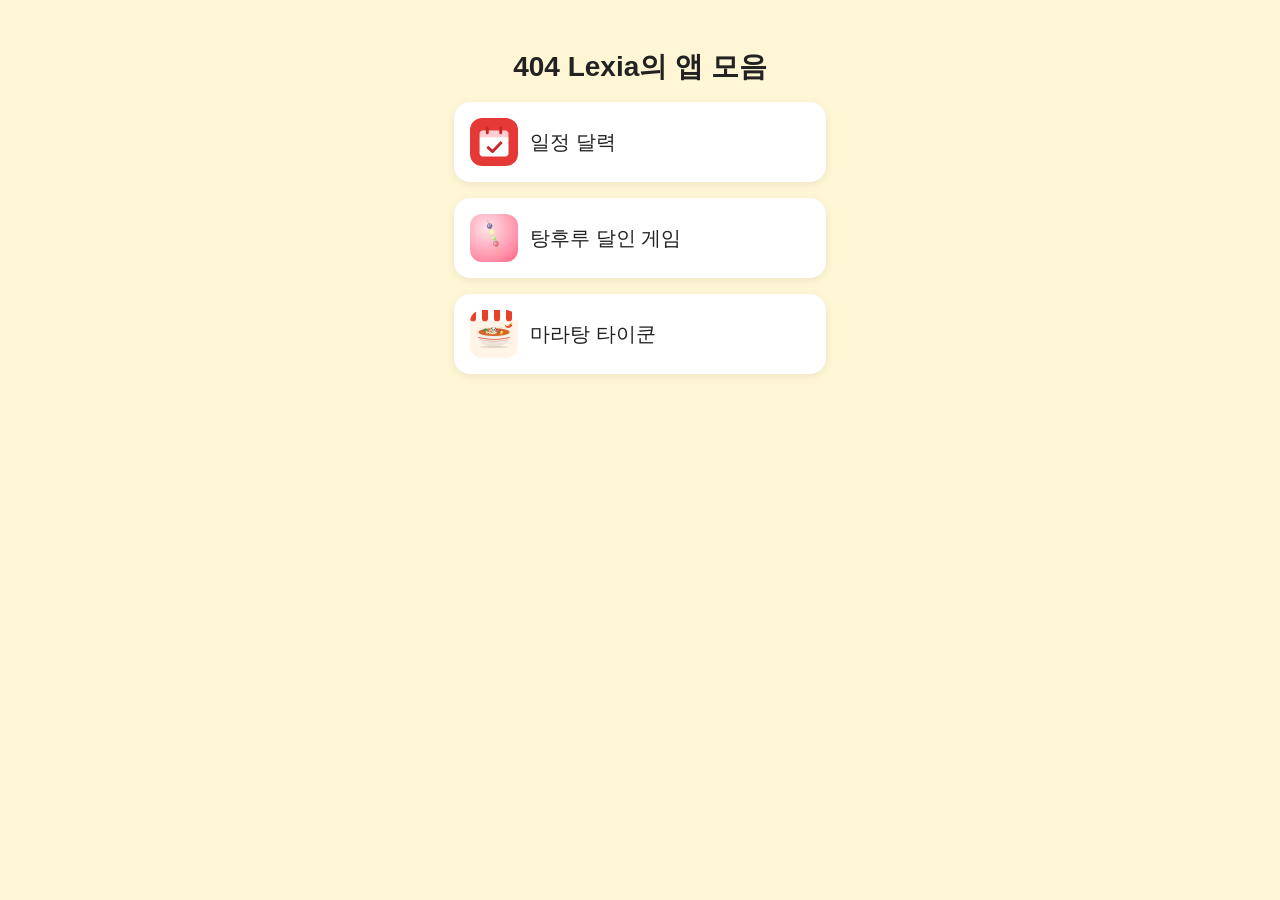
<file: index.html>
<!DOCTYPE html>
<html lang="ko">
<head>
  <meta charset="UTF-8">
  <meta name="viewport" content="width=device-width, initial-scale=1.0">
  <title>404 Lexia의 앱 모음</title>
  <style>
    body {
      margin: 0;
      min-height: 100vh;
      display: flex;
      flex-direction: column;
      align-items: center;
      gap: 16px;
      padding: 48px 16px;
      box-sizing: border-box;
      background: #FFF6D6;
      font-family: sans-serif;
      color: #222222;
    }
    h1 { margin: 0; font-size: 28px; }
    a {
      display: flex;
      align-items: center;
      gap: 12px;
      width: 100%;
      max-width: 340px;
      padding: 16px;
      border-radius: 16px;
      background: #FFFFFF;
      color: #222222;
      font-size: 20px;
      text-decoration: none;
      box-shadow: 0 2px 8px rgba(0, 0, 0, 0.08);
    }
    a img { width: 48px; height: 48px; border-radius: 12px; }
  </style>
</head>
<body>
  <!-- 404 Lexia가 만든 앱들을 모아 두는 첫 화면이에요. 새 앱을 만들면 여기에 링크를 하나씩 추가해요. -->
  <h1>404 Lexia의 앱 모음</h1>
  <a href="일정 달력/앱/">
    <img src="일정 달력/앱/icon-192.png" alt="">
    일정 달력
  </a>
  <a href="탕후루 달인 게임/">
    <img src="탕후루 달인 게임/icon-192.png" alt="">
    탕후루 달인 게임
  </a>
  <a href="마라탕 타이쿤/">
    <img src="마라탕 타이쿤/icon-192.png" alt="">
    마라탕 타이쿤
  </a>
</body>
</html>
</file>
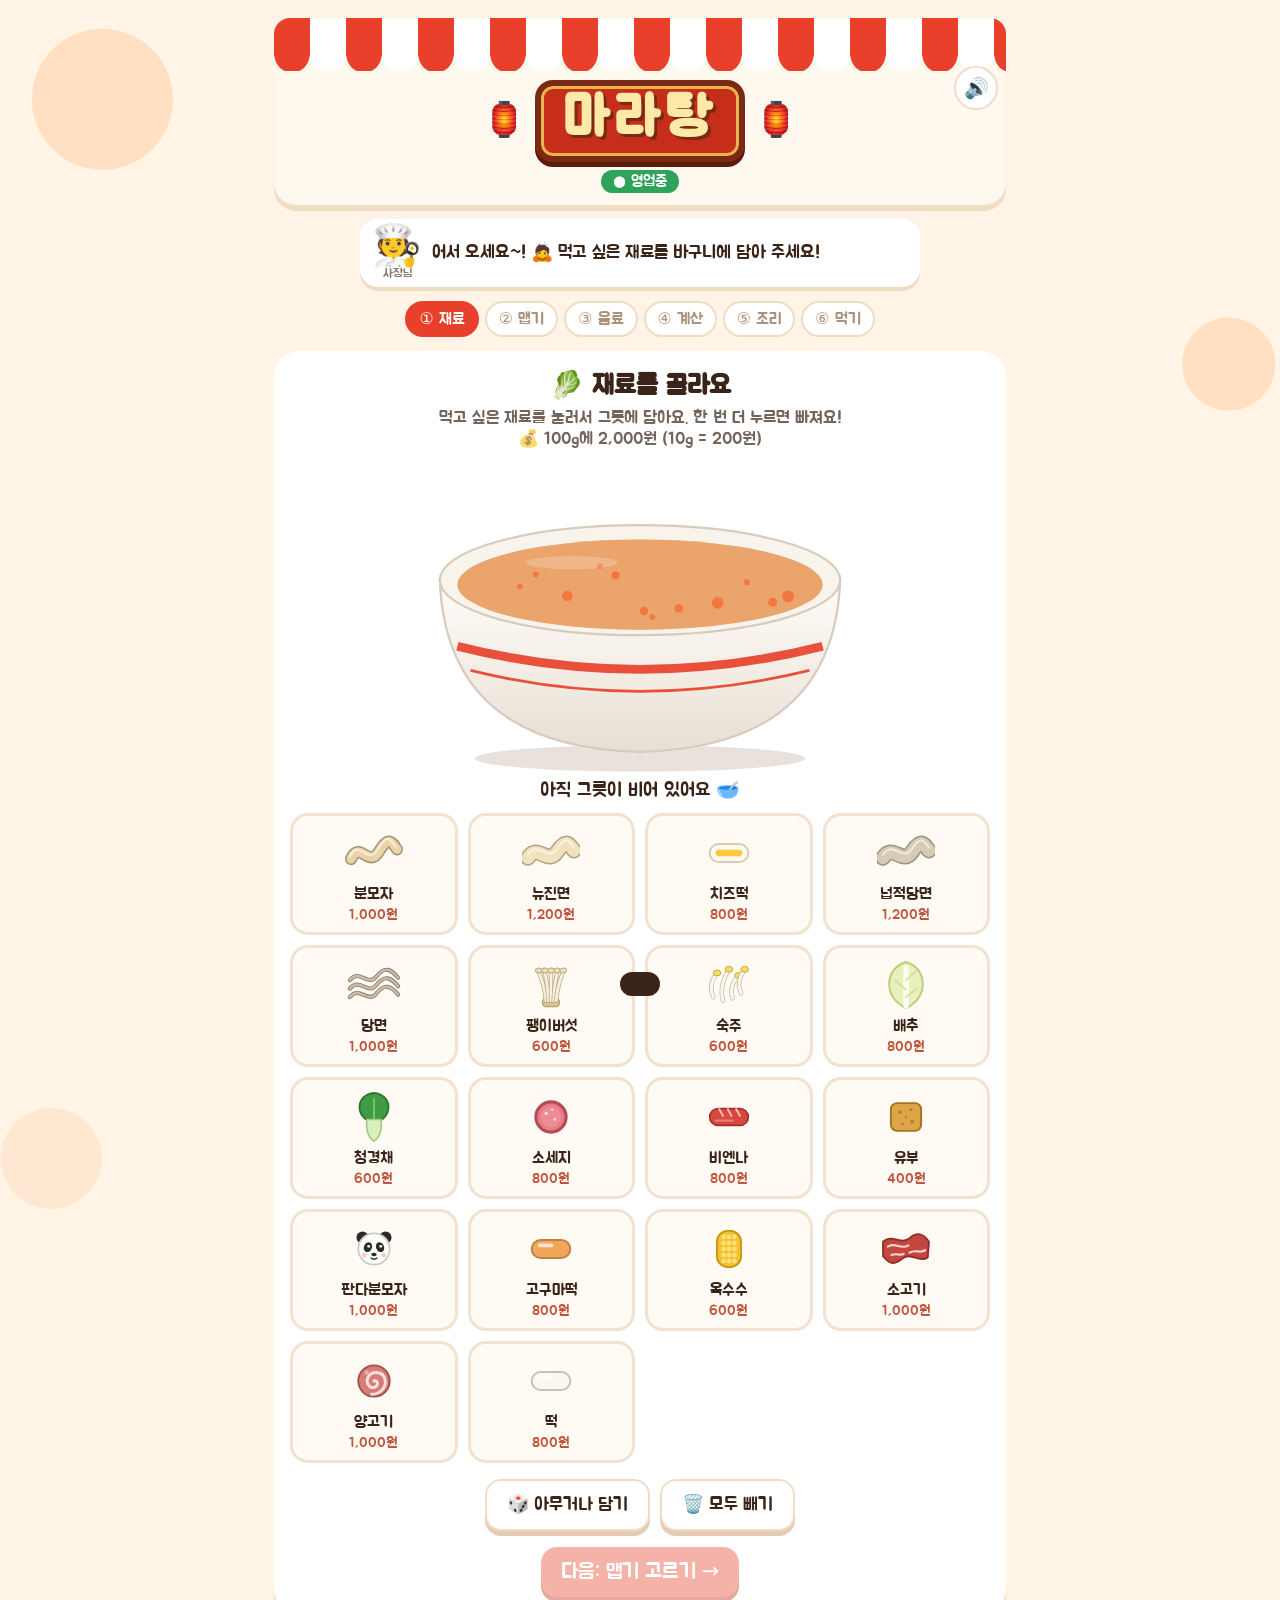
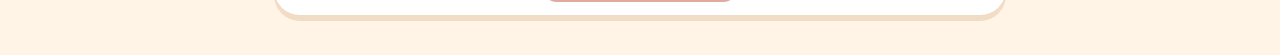
<file: 마라탕 타이쿤/index.html>
<!DOCTYPE html>
<html lang="ko">
<head>
<meta charset="utf-8">
<meta name="viewport" content="width=device-width, initial-scale=1">
<title>마라탕 타이쿤</title>
<link rel="manifest" href="manifest.webmanifest">
<meta name="theme-color" content="#e8402a">
<meta name="description" content="재료를 고르고, 맵기를 정하고, 계산하고, 먹는 마라탕 가게 게임">
<meta name="mobile-web-app-capable" content="yes">
<meta name="apple-mobile-web-app-capable" content="yes">
<meta name="apple-mobile-web-app-status-bar-style" content="default">
<meta name="apple-mobile-web-app-title" content="마라탕 타이쿤">
<link rel="apple-touch-icon" href="apple-touch-icon.png">
<link rel="icon" type="image/png" href="icon-192.png">
<link href="https://fonts.googleapis.com/css2?family=Jua&display=swap" rel="stylesheet">
<style>
:root{--red:#e8402a;--red2:#b92a17;--cream:#fff4e6;--ink:#3a2418;--line:#f1dcc6}
*{box-sizing:border-box;-webkit-tap-highlight-color:transparent}
html,body{margin:0}
body{font-family:'Jua',system-ui,sans-serif;background:var(--cream);color:var(--ink);min-height:100vh;
  background-image:radial-gradient(circle at 8% 6%,#ffe0c2 0 70px,transparent 71px),radial-gradient(circle at 96% 22%,#ffe0c2 0 46px,transparent 47px),radial-gradient(circle at 4% 70%,#ffe8d2 0 50px,transparent 51px)}
.wrap{max-width:760px;margin:0 auto;padding:14px 14px 40px}
header.shop{text-align:center;position:relative;margin-top:4px;background:#fff8ee;border-radius:18px 18px 22px 22px;padding:0 0 12px;box-shadow:0 6px 0 var(--line)}
.awning{height:38px;border-radius:16px 16px 0 0;background:repeating-linear-gradient(90deg,#e8402a 0 36px,#fff 36px 72px);position:relative}
.awning::after{content:'';position:absolute;left:0;right:0;bottom:-15px;height:16px;
  background:radial-gradient(circle at 18px 0,#e8402a 17px,transparent 18px) 0 0/72px 16px repeat-x,radial-gradient(circle at 54px 0,#fff 17px,transparent 18px) 0 0/72px 16px repeat-x}
.signrow{display:flex;align-items:center;justify-content:center;gap:10px;margin-top:24px}
.lantern{font-size:34px;animation:swing 2.4s ease-in-out infinite;transform-origin:top center}
.lantern.r{animation-delay:-1.2s}
@keyframes swing{0%,100%{transform:rotate(-8deg)}50%{transform:rotate(8deg)}}
.sign{display:inline-block;background:#c62d1b;border:6px solid #7a2a12;border-radius:18px;padding:2px 22px 6px;box-shadow:0 5px 0 #5a1d0b,inset 0 0 0 3px #e9b44c}
.open{display:inline-block;margin-top:8px;background:#2fa35a;color:#fff;border-radius:999px;padding:2px 12px;font-size:15px;animation:blink 1.6s infinite}
@keyframes blink{50%{opacity:.6}}
.owner{display:flex;align-items:center;gap:10px;max-width:560px;margin:14px auto 0;background:#fff;border-radius:18px;padding:8px 12px;box-shadow:0 4px 0 var(--line)}
.owner .who{font-size:40px;line-height:1}
.owner .who small{display:block;font-size:12px;text-align:center;opacity:.6}
.owner .talk{font-size:18px;flex:1}
.owner .talk.pop{animation:pop2 .3s}
h1{font-size:54px;margin:0;color:#ffe9a8;letter-spacing:6px;text-shadow:3px 3px 0 #7a2a12;line-height:1.15}
h1 .c{display:inline-block;animation:wig 1.6s ease-in-out infinite}
@keyframes wig{0%,100%{transform:rotate(-12deg)}50%{transform:rotate(12deg)}}
.sub{font-size:18px;opacity:.75;margin-top:2px}
.install{position:absolute;left:8px;top:48px;border:2px solid var(--line);background:#fff;border-radius:999px;height:44px;padding:0 12px;font-family:inherit;font-size:16px;color:var(--red2);cursor:pointer}
.install[hidden]{display:none}
.sound{position:absolute;right:8px;top:48px;border:2px solid var(--line);background:#fff;border-radius:50%;width:44px;height:44px;font-size:20px;cursor:pointer}
.steps{display:flex;gap:6px;justify-content:center;flex-wrap:wrap;margin:14px 0}
.steps span{background:#fff;border:2px solid var(--line);border-radius:999px;padding:6px 12px;font-size:16px;color:#ab927b}
.steps span.on{background:var(--red);border-color:var(--red);color:#fff}
.steps span.done{background:#ffe1d4;border-color:#ffc6ad;color:var(--red2)}
.screen{display:none}
.screen.show{display:block;animation:fade .35s ease-out}
@keyframes fade{from{opacity:0;transform:translateY(10px)}to{opacity:1;transform:none}}
.panel{background:#fff;border-radius:26px;padding:18px 16px;box-shadow:0 6px 0 var(--line)}
h2{margin:0 0 4px;font-size:27px;text-align:center}
.hint{opacity:.7;margin:0 0 8px;font-size:17px;text-align:center}
.bowlbox{position:relative;max-width:440px;margin:0 auto}
.bowl svg{width:100%;height:auto;display:block}
.count{text-align:center;font-size:19px;margin:2px 0 4px}
.count b{color:var(--red)}
.grid{display:grid;grid-template-columns:repeat(4,1fr);gap:10px;margin-top:10px}
.ing{text-align:center;position:relative;background:#fffaf4;border:3px solid #f2e2d1;border-radius:18px;padding:8px 2px 8px;cursor:pointer;font-family:inherit;color:inherit;font-size:16px;transition:transform .1s,border-color .15s,background .15s}
.ing svg{width:58px;height:58px;display:block;margin:0 auto 2px}
.ing:active{transform:scale(.93)}
.ing .price{display:block;font-size:14px;color:#c0563c;margin-top:2px}
.receipt small{font-size:13px;opacity:.6}
.pricebar{text-align:center;font-size:18px;margin-top:8px}
.pricebar b{color:var(--red)}
.ing.on{border-color:var(--red);background:#fff0e9}
.ing .qty{display:none;position:absolute;top:-10px;right:-8px;background:var(--red);color:#fff;min-width:30px;height:30px;padding:0 6px;border-radius:999px;place-items:center;font-size:16px;box-shadow:0 2px 0 var(--red2)}
.ing .minus{display:none;position:absolute;top:-10px;left:-8px;background:#fff;color:var(--red2);width:32px;height:32px;border-radius:50%;place-items:center;font-size:22px;border:2px solid #f3b9a2;box-shadow:0 2px 0 #f3b9a2;cursor:pointer}
.ing.on .qty,.ing.on .minus{display:grid}
.ing .qty.bump{animation:pop .3s}
.row{display:flex;gap:10px;justify-content:center;flex-wrap:wrap;margin-top:16px}
.btn{font-family:inherit;font-size:21px;border:none;border-radius:16px;padding:12px 20px;cursor:pointer;background:var(--red);color:#fff;box-shadow:0 5px 0 var(--red2);transition:transform .08s,box-shadow .08s}
.btn:active{transform:translateY(3px);box-shadow:0 2px 0 var(--red2)}
.btn.sec{background:#fff;color:var(--ink);box-shadow:0 5px 0 #e3cdb6;border:2px solid var(--line);font-size:18px}
.btn.sec:active{box-shadow:0 2px 0 #e3cdb6}
.btn.blue{background:#2f9be0;box-shadow:0 5px 0 #1d6fa6}
.btn.blue:active{box-shadow:0 2px 0 #1d6fa6}
.btn:disabled{opacity:.4;cursor:not-allowed;transform:none}
/* spice */
.spnum{text-align:center;font-size:70px;color:var(--red);line-height:1;margin-top:4px}
.spnum small{font-size:28px;color:var(--ink)}
.spname{text-align:center;font-size:28px;margin-top:4px}
.spdesc{text-align:center;font-size:19px;opacity:.75}
.chilis{display:flex;justify-content:center;gap:2px;font-size:26px;margin:10px 0 4px}
.chilis span{transition:filter .2s,opacity .2s,transform .2s}
.chilis span.off{filter:grayscale(1);opacity:.25}
.chilis span.on{transform:scale(1.12)}
.slrow{display:flex;align-items:center;gap:10px;max-width:460px;margin:8px auto 0}
.round{flex:none;width:52px;height:52px;border-radius:50%;border:none;background:#ffe1d4;color:var(--red2);font-size:30px;font-family:inherit;cursor:pointer;box-shadow:0 4px 0 #f5bea6}
.round:active{transform:translateY(2px);box-shadow:0 2px 0 #f5bea6}
input[type=range]{flex:1;-webkit-appearance:none;appearance:none;height:18px;border-radius:999px;background:linear-gradient(90deg,#f2e3c4,#e67a30,#a3180c);outline:none}
input[type=range]::-webkit-slider-thumb{-webkit-appearance:none;width:38px;height:38px;border-radius:50%;background:#fff;border:5px solid var(--red);cursor:pointer;box-shadow:0 3px 0 var(--red2)}
input[type=range]::-moz-range-thumb{width:30px;height:30px;border-radius:50%;background:#fff;border:5px solid var(--red);cursor:pointer}
.ticks{display:flex;justify-content:space-between;max-width:336px;margin:4px auto 0;font-size:14px;opacity:.6;padding:0 6px}
/* boil */
.boiltext{text-align:center;font-size:26px;margin-top:6px;min-height:36px}
.prog{height:20px;background:#f6e6d6;border-radius:999px;overflow:hidden;max-width:420px;margin:10px auto 0}
.prog div{height:100%;width:0;background:linear-gradient(90deg,#ffb15c,var(--red));border-radius:999px}
.prog div.go{animation:prog 3.4s linear forwards}
@keyframes prog{to{width:100%}}
/* eat */
.eater{display:flex;align-items:center;justify-content:center;gap:12px;margin-bottom:4px}
.face{font-size:62px;line-height:1}
.face.pop{animation:pop .35s}
@keyframes pop{0%{transform:scale(1)}40%{transform:scale(1.3) rotate(-8deg)}100%{transform:scale(1)}}
.bubble{position:relative;background:#fff6ef;border:3px solid #f4d2bf;border-radius:18px;padding:10px 14px;font-size:20px;max-width:330px;min-height:50px;display:flex;align-items:center}
.bubble::before{content:'';position:absolute;left:-12px;top:50%;margin-top:-8px;border:8px solid transparent;border-right:10px solid #f4d2bf;border-left:0}
.bubble.pop{animation:pop2 .3s}
@keyframes pop2{0%{transform:scale(.9)}100%{transform:scale(1)}}
#bowl4{cursor:pointer}
.gauge{max-width:420px;margin:8px auto 0}
.glabel{font-size:17px;display:flex;justify-content:space-between}
.gbar{height:22px;background:#f6e6d6;border-radius:999px;overflow:hidden;margin-top:3px}
.gbar div{height:100%;width:0;background:linear-gradient(90deg,#ffd35c,#ff8a2a,#e8402a);transition:width .25s}
.left{text-align:center;font-size:18px;opacity:.75;margin-top:10px}
.fire{position:absolute;inset:0;display:none;place-items:center;text-align:center;font-size:32px;color:#fff;background:rgba(214,45,22,.72);border-radius:26px;animation:shake .35s infinite;padding:10px}
.fire small{font-size:20px}
.fire.show{display:grid}
@keyframes shake{0%,100%{transform:translate(0,0)}25%{transform:translate(-4px,2px)}75%{transform:translate(4px,-2px)}}
/* result */
.big{text-align:center;font-size:64px;color:var(--red);margin:4px 0 0;line-height:1.1}
.title2{text-align:center;font-size:28px;margin:6px 0 12px}
.stats{display:grid;grid-template-columns:repeat(3,1fr);gap:8px;margin:8px 0 12px}
.stat{background:#fff6ef;border-radius:16px;padding:10px 4px;text-align:center}
.stat b{display:block;font-size:30px;color:var(--red)}
.chips{display:flex;flex-wrap:wrap;gap:6px;justify-content:center}
.chip{display:flex;align-items:center;gap:2px;background:#fffaf4;border:2px solid #f2e2d1;border-radius:999px;padding:2px 10px 2px 4px;font-size:16px}
.chip svg{width:28px;height:28px}
.receipt{max-width:360px;margin:16px auto 0;background:#fffdf8;border:2px dashed #e4cdb4;border-radius:12px;padding:12px 16px;font-size:17px}
.receipt h3{margin:0 0 6px;text-align:center;font-size:21px}
.receipt .ln{display:flex;justify-content:space-between;padding:1px 0}
.receipt .tot{border-top:2px dashed #e4cdb4;margin-top:6px;padding-top:6px;font-size:21px}
.receipt .tot span:last-child{color:var(--red)}
.receipt .note{font-size:14px;opacity:.6;text-align:center;margin-top:4px}
.toast{position:fixed;left:50%;bottom:24px;transform:translateX(-50%) translateY(120px);background:var(--ink);color:#fff;padding:12px 20px;border-radius:14px;font-size:18px;transition:transform .3s;z-index:9;text-align:center;max-width:90vw}
.toast.show{transform:translateX(-50%) translateY(0)}
/* drinks & pay */
.dgrid{display:grid;grid-template-columns:repeat(4,1fr);gap:10px;margin-top:12px}
.ing .desc{display:block;font-size:13px;opacity:.6}
.fridge{background:linear-gradient(#eaf6ff,#d6ecfb);border:4px solid #9cc9e8;border-radius:22px;padding:12px 10px;margin-top:8px}
.fridge .ing{background:#ffffffd9}
.order{max-width:420px;margin:6px auto 0;background:#fffdf8;border:2px dashed #e4cdb4;border-radius:12px;padding:12px 16px;font-size:17px}
.order h3{margin:0 0 6px;text-align:center;font-size:21px}
.order .ln{display:flex;justify-content:space-between;padding:1px 0}
.order small{font-size:13px;opacity:.6}
.order .tot{border-top:2px dashed #e4cdb4;margin-top:6px;padding-top:6px;font-size:22px}
.order .tot span:last-child{color:var(--red)}
.wallet{display:flex;flex-wrap:wrap;gap:8px;justify-content:center;margin-top:14px}
.money{font-family:inherit;border:none;cursor:pointer;font-size:17px;color:#2b2b2b;transition:transform .08s}
.money:active{transform:scale(.92)}
.bill{min-width:112px;height:52px;white-space:nowrap;padding:0 8px;border-radius:8px;border:3px solid rgba(0,0,0,.15);box-shadow:0 3px 0 rgba(0,0,0,.18)}
.b1000{background:#bfe0f2}.b5000{background:#f7c9a3}.b10000{background:#c6e6b6}.b50000{background:#f6e39a}
.coin{width:56px;height:56px;border-radius:50%;border:3px solid rgba(0,0,0,.18);box-shadow:0 3px 0 rgba(0,0,0,.18);font-size:15px}
.c100{background:#d9d9d9}.c500{background:#e6e6e6}
.paybox{max-width:420px;margin:14px auto 0;background:#fff6ef;border-radius:16px;padding:10px 14px;font-size:19px}
.paybox .ln{display:flex;justify-content:space-between;padding:2px 0}
.paybox b{color:var(--red)}
.paybox .ok{color:#2fa35a}
.drow{display:flex;flex-wrap:wrap;gap:8px;justify-content:center;margin-top:10px}
.dbtn{font-family:inherit;font-size:16px;border:none;border-radius:14px;padding:6px 12px 6px 6px;cursor:pointer;background:#e9f5ff;color:#1d5f8f;box-shadow:0 4px 0 #9cc9e8;display:flex;align-items:center;gap:4px}
.dbtn svg{width:32px;height:32px}
.dbtn:active{transform:translateY(2px);box-shadow:0 2px 0 #9cc9e8}
.dbtn:disabled{opacity:.35;cursor:not-allowed}
.fxi svg{display:block}
/* eating fx */
#eatPanel{position:relative}
.fx{position:absolute;inset:0;pointer-events:none;z-index:6;overflow:visible}
.fxi{position:absolute;left:0;top:0;line-height:1;white-space:nowrap;will-change:transform}
.flyer .bite{position:absolute;transform-origin:center}
.flyer .stick{position:absolute;left:-6px;top:-104px;filter:drop-shadow(1px 2px 1px rgba(0,0,0,.2))}
.dropl{display:block;width:10px;height:10px;border-radius:50%}
.word{font-size:30px;color:var(--red);text-shadow:2px 2px 0 #fff,-2px -2px 0 #fff,2px -2px 0 #fff,-2px 2px 0 #fff,0 4px 0 #ffd2a8}
.combo{font-size:44px;color:#ff7a00;text-shadow:3px 3px 0 #fff,-3px -3px 0 #fff,3px -3px 0 #fff,-3px 3px 0 #fff,0 5px 0 var(--red)}
.face.chew{animation:chew .5s ease-in-out}
@keyframes chew{0%,100%{transform:scale(1,1)}20%{transform:scale(1.18,.82)}45%{transform:scale(.92,1.1)}70%{transform:scale(1.12,.88)}}
.facewrap.hot{animation:hshake .25s linear infinite}
.facewrap.fire{animation:hshake .12s linear infinite}
@keyframes hshake{0%,100%{transform:translate(0,0) rotate(0)}25%{transform:translate(-2px,1px) rotate(-4deg)}75%{transform:translate(2px,-1px) rotate(4deg)}}
#bowl4.wobble{animation:wobble .35s ease-out}
@keyframes wobble{0%,100%{transform:rotate(0)}30%{transform:rotate(-2.5deg) translateY(3px)}60%{transform:rotate(2deg)}}
/* svg animation */
.pc{transform-box:fill-box;transform-origin:center}
.drop{animation:drop .55s cubic-bezier(.3,1.4,.6,1) both}
@keyframes drop{0%{transform:translateY(-130px);opacity:0}60%{opacity:1}100%{transform:none;opacity:1}}
.bob{animation:bob 1.1s ease-in-out infinite}
@keyframes bob{0%,100%{transform:translateY(0)}50%{transform:translateY(-4px)}}
.eaten{animation:eaten .35s ease-in forwards}
@keyframes eaten{to{transform:translateY(-70px) scale(.2);opacity:0}}
.soup{transition:fill 2.6s ease}
.oil{transition:opacity 2.6s ease}
.steam{animation:steam 2.4s ease-in-out infinite;opacity:0}
@keyframes steam{0%{transform:translateY(16px);opacity:0}40%{opacity:.85}100%{transform:translateY(-22px);opacity:0}}
.bub{transform-box:fill-box;transform-origin:center;animation:bub 1s ease-out infinite}
@keyframes bub{0%{transform:scale(0);opacity:0}40%{opacity:.9}100%{transform:scale(1.4);opacity:0}}
@media(max-width:480px){
  .grid{grid-template-columns:repeat(3,1fr)}
  h1{font-size:50px}
  .face{font-size:52px}
  .bubble{font-size:18px}
  .stat b{font-size:26px}
}

/* ===== 휴대폰 가로모드 ===== */
@media (orientation:landscape) and (max-height:560px){
  body{background-image:none}
  .wrap{max-width:none;display:grid;grid-template-columns:minmax(0,1fr) auto;gap:6px 10px;padding:6px max(10px,env(safe-area-inset-right)) 14px max(10px,env(safe-area-inset-left));align-items:center}
  header.shop{grid-column:1/-1;display:flex;align-items:center;justify-content:center;gap:10px;padding:12px 50px 6px;border-radius:14px;box-shadow:0 3px 0 var(--line)}
  .awning{position:absolute;left:0;right:0;top:0;height:8px;border-radius:14px 14px 0 0}
  .awning::after{display:none}
  .signrow{margin:0;gap:6px}
  .lantern{font-size:18px}
  .sign{padding:0 12px 2px;border-width:3px;border-radius:10px;box-shadow:0 3px 0 #5a1d0b,inset 0 0 0 2px #e9b44c}
  h1{font-size:26px;letter-spacing:3px;text-shadow:2px 2px 0 #7a2a12}
  .open{margin:0;font-size:13px;padding:1px 10px}
  .sound{top:50%;right:8px;transform:translateY(-50%);width:34px;height:34px;font-size:16px}
  .install{top:50%;left:8px;transform:translateY(-50%);height:34px;font-size:14px;padding:0 10px}
  .owner{grid-column:1;margin:0;max-width:none;padding:4px 10px;border-radius:14px;box-shadow:0 3px 0 var(--line);gap:6px}
  .owner .who{font-size:24px}
  .owner .who small{display:none}
  .owner .talk{font-size:14px;line-height:1.25;display:-webkit-box;-webkit-line-clamp:2;-webkit-box-orient:vertical;overflow:hidden}
  .steps{grid-column:2;margin:0;flex-wrap:nowrap;gap:3px}
  .steps span{padding:3px 7px;font-size:12.5px;white-space:nowrap}
  .screen{grid-column:1/-1}

  /* 패널: 왼쪽(그릇) | 오른쪽(조작) */
  .panel{padding:10px 12px;border-radius:18px;box-shadow:0 4px 0 var(--line);
    display:grid;grid-template-columns:minmax(0,1fr) minmax(0,1.1fr);gap:4px 16px;grid-auto-flow:row dense;align-items:start;align-content:start}
  .panel>*{grid-column:2;min-width:0}
  .panel>.fx{grid-column:auto;grid-row:auto}
  .gauge,.paybox,.prog,.slrow{width:100%;max-width:none;margin-left:0;margin-right:0}
  #bowl1,#bowl2,#bowl3,#s4 .bowlbox,#sD .fridge,#sP .order{grid-column:1;grid-row:1/span 9;position:sticky;top:6px;align-self:start}
  #s5 .receipt{grid-column:2;grid-row:1/span 9;margin:0;align-self:start}
  #s5 .panel>*:not(.receipt){grid-column:1}
  .hint{display:none}
  h2{font-size:21px;margin:0 0 2px}
  .bowlbox{width:100%;max-width:min(440px,calc((100vh - 118px)*1.38));max-width:min(440px,calc((100dvh - 118px)*1.38))}
  .count{font-size:16px;margin:0 0 2px}
  .grid{grid-template-columns:repeat(auto-fill,minmax(76px,1fr));gap:8px;margin-top:6px}
  .ing{font-size:14px;padding:5px 2px;border-radius:14px;border-width:2px}
  .ing svg{width:40px;height:40px}
  .ing .price{font-size:12px;margin-top:0}
  .ing .desc{font-size:11px}
  .ing .qty{height:24px;min-width:24px;font-size:13px;top:-8px;right:-6px}
  .ing .minus{width:26px;height:26px;font-size:18px;top:-8px;left:-6px}
  .row{margin-top:8px;gap:8px}
  .btn{font-size:17px;padding:8px 14px;border-radius:13px;box-shadow:0 4px 0 var(--red2)}
  .btn.sec{font-size:15px;box-shadow:0 4px 0 #e3cdb6}
  .btn.blue{box-shadow:0 4px 0 #1d6fa6}
  /* 맵기 */
  .spnum{font-size:44px;margin:0}
  .spnum small{font-size:20px}
  .spname{font-size:22px;margin:0}
  .spdesc{font-size:15px}
  .chilis{font-size:19px;margin:4px 0 2px}
  .pricebar{font-size:15px;margin-top:2px}
  .slrow{margin-top:4px}
  .round{width:42px;height:42px;font-size:24px}
  /* 끓이기 */
  #s3 .panel{align-content:center}
  .boiltext{font-size:22px;margin-top:20px}
  /* 음료 */
  .fridge{margin:0;padding:8px}
  .dgrid{margin:0;gap:8px;grid-template-columns:repeat(4,1fr)}
  /* 계산 */
  .order{margin:0;font-size:15px;padding:8px 12px}
  .order h3{font-size:18px}
  .order .tot{font-size:19px}
  .order .ln span:last-child{white-space:nowrap;padding-left:6px}
  .wallet{margin-top:4px;gap:6px}
  .bill{min-width:92px;height:40px;font-size:14px}
  .coin{width:42px;height:42px;font-size:13px}
  .paybox{margin-top:8px;font-size:16px;padding:6px 12px}
  /* 먹기 */
  .eater{margin:4px 0 0;justify-content:flex-start}
  .face{font-size:46px}
  .bubble{font-size:16px;padding:8px 12px;min-height:42px}
  .gauge{margin-top:10px}
  .glabel{font-size:15px}
  .gbar{height:16px}
  .drow{margin-top:8px}
  .dbtn{font-size:14px}
  .dbtn svg{width:26px;height:26px}
  .left{font-size:14px;margin-top:8px}
  .fire{font-size:24px}
  .fire small{font-size:16px}
  /* 결과 */
  .big{font-size:40px;margin:0}
  .title2{font-size:22px;margin:2px 0 6px}
  .stats{margin:4px 0 8px;gap:6px}
  .stat{padding:6px 2px;font-size:14px}
  .stat b{font-size:24px}
  .chip{font-size:14px}
  .chip svg{width:22px;height:22px}
  .receipt{font-size:15px;padding:8px 12px}
  .receipt h3{font-size:18px}
  .combo{font-size:34px}
  .word{font-size:24px}
}
</style>
</head>
<body>
<div class="wrap">
  <header class="shop">
    <div class="awning"></div>
    <div class="signrow">
      <span class="lantern">🏮</span>
      <div class="sign"><h1>마라탕</h1></div>
      <span class="lantern r">🏮</span>
    </div>
    <div class="open">● 영업중</div>
    <button class="install" id="installBtn" hidden>📲 앱 설치</button>
    <button class="sound" id="soundBtn" title="소리 켜기/끄기">🔊</button>
  </header>

  <div class="owner"><div class="who">🧑‍🍳<small>사장님</small></div><div class="talk" id="ownerTalk">어서 오세요!</div></div>

  <div class="steps" id="steps">
    <span>① 재료</span><span>② 맵기</span><span>③ 음료</span><span>④ 계산</span><span>⑤ 조리</span><span>⑥ 먹기</span>
  </div>

  <!-- 1. 재료 -->
  <section class="screen" id="s1">
    <div class="panel">
      <h2>🥬 재료를 골라요</h2>
      <p class="hint">먹고 싶은 재료를 눌러서 그릇에 담아요. 한 번 더 누르면 빠져요!<br>💰 100g에 2,000원 (10g = 200원)</p>
      <div class="bowlbox bowl" id="bowl1"></div>
      <div class="count" id="count"></div>
      <div class="grid" id="grid"></div>
      <div class="row">
        <button class="btn sec" id="randBtn">🎲 아무거나 담기</button>
        <button class="btn sec" id="clearBtn">🗑️ 모두 빼기</button>
      </div>
      <div class="row">
        <button class="btn" id="toSpice" disabled>다음: 맵기 고르기 →</button>
      </div>
    </div>
  </section>

  <!-- 2. 맵기 -->
  <section class="screen" id="s2">
    <div class="panel">
      <h2>🌶️ 맵기를 골라요</h2>
      <p class="hint">0단계부터 10단계까지 있어요. 국물 색이 바뀌는 걸 봐요!</p>
      <div class="bowlbox bowl" id="bowl2"></div>
      <div class="spnum"><span id="spNum">3</span><small> 단계</small></div>
      <div class="spname" id="spName"></div>
      <div class="spdesc" id="spDesc"></div>
      <div class="chilis" id="chilis"></div>
      <div class="pricebar" id="price2"></div>
      <div class="slrow">
        <button class="round" id="spMinus" aria-label="덜 맵게">−</button>
        <input type="range" id="spRange" min="0" max="10" step="1" value="3" aria-label="맵기 단계">
        <button class="round" id="spPlus" aria-label="더 맵게">+</button>
      </div>
      <div class="row">
        <button class="btn sec" id="backIng">← 재료 다시 고르기</button>
        <button class="btn" id="toDrink">다음: 음료 고르기 →</button>
      </div>
    </div>
  </section>

  <!-- 음료 -->
  <section class="screen" id="sD">
    <div class="panel">
      <h2>🥤 음료를 골라요</h2>
      <p class="hint">냉장고에서 마실 음료를 골라요. 여러 개 담아도 돼요!<br>매울 때 마시면 입이 시원해져요 ❄️</p>
      <div class="fridge"><div class="dgrid" id="dgrid"></div></div>
      <div class="count" id="dcount"></div>
      <div class="row">
        <button class="btn sec" id="backSpice">← 맵기 다시 고르기</button>
        <button class="btn" id="toPay">다음: 계산하기 →</button>
      </div>
    </div>
  </section>

  <!-- 계산 -->
  <section class="screen" id="sP">
    <div class="panel">
      <h2>💳 계산대</h2>
      <p class="hint">지갑에서 돈을 눌러서 내요. 거스름돈도 계산해 봐요!</p>
      <div class="order" id="order"></div>
      <div class="wallet" id="wallet"></div>
      <div class="paybox" id="paybox"></div>
      <div class="row">
        <button class="btn sec" id="backDrink">← 음료 다시 고르기</button>
        <button class="btn sec" id="payReset">↺ 낸 돈 돌려받기</button>
        <button class="btn" id="payBtn" disabled>💳 결제하기</button>
      </div>
    </div>
  </section>

  <!-- 3. 끓이기 -->
  <section class="screen" id="s3">
    <div class="panel">
      <h2>♨️ 보글보글 끓이는 중</h2>
      <p class="hint">조금만 기다려요!</p>
      <div class="bowlbox bowl" id="bowl3"></div>
      <div class="boiltext" id="boilText">물 끓이는 중...</div>
      <div class="prog"><div id="prog"></div></div>
    </div>
  </section>

  <!-- 4. 먹기 -->
  <section class="screen" id="s4">
    <div class="panel" id="eatPanel">
      <div class="fx" id="fx"></div>
      <div class="eater">
        <div class="facewrap" id="faceWrap"><div class="face" id="face">😋</div></div>
        <div class="bubble" id="msg">다 됐다! 맛있게 먹어요!</div>
      </div>
      <div class="bowlbox">
        <div class="bowl" id="bowl4" title="그릇을 눌러도 먹을 수 있어요"></div>
        <div class="fire" id="fire"><div>🔥 불을 뿜었어요! 🔥<br><small>너무 매워요! 음료나 물을 마셔요 🥤</small></div></div>
      </div>
      <div class="gauge" id="gauge">
        <div class="glabel"><span>🔥 입 속 매운 정도</span><span id="gpct">0%</span></div>
        <div class="gbar"><div id="gfill"></div></div>
      </div>
      <div class="row">
        <button class="btn" id="eatBtn">🥢 한 입 먹기</button>
        <button class="btn blue" id="waterBtn">💧 물 (무료)</button>
      </div>
      <div class="drow" id="drow"></div>
      <div class="left" id="left"></div>
    </div>
  </section>

  <!-- 5. 결과 -->
  <section class="screen" id="s5">
    <div class="panel">
      <div class="big">완뚝! 🎉</div>
      <div class="title2" id="badge"></div>
      <div class="stats">
        <div class="stat"><b id="rSpice">0</b>맵기 단계</div>
        <div class="stat"><b id="rBites">0</b>먹은 횟수</div>
        <div class="stat"><b id="rWater">0</b>마신 음료·물</div>
      </div>
      <div class="chips" id="rChips"></div>
      <div class="receipt" id="receipt"></div>
      <div class="row">
        <button class="btn" id="againBtn">🍲 또 주문하기</button>
      </div>
    </div>
  </section>
</div>
<div class="toast" id="toast"></div>

<script>
/* ---------- 재료 ---------- */
const ING = [
  {id:'bunmoja', name:'분모자',     shape:'thick',  color:'#e9d3a8', g:50, taste:'쫄깃쫄깃'},
  {id:'newjin',  name:'뉴진면',     shape:'flat',   color:'#f1e2bd', g:60, taste:'탱글탱글'},
  {id:'cheese',  name:'치즈떡',     shape:'cheese',                  g:40, taste:'치즈가 쭈욱~'},
  {id:'wide',    name:'넙적당면',   shape:'flat',   color:'#d8cbb6', g:60, taste:'넙적넙적 후루룩'},
  {id:'dang',    name:'당면',       shape:'thin',   color:'#cbbca8', g:50, taste:'후루룩 후루룩'},
  {id:'enoki',   name:'팽이버섯',   shape:'enoki',                   g:30, taste:'쫄깃 아삭'},
  {id:'sukju',   name:'숙주',       shape:'sprout',                  g:30, taste:'아삭아삭'},
  {id:'baechu',  name:'배추',       shape:'leaf',                    g:40, taste:'시원하고 아삭'},
  {id:'bokchoy', name:'청경채',     shape:'bokchoy',                 g:30, taste:'아삭아삭 초록맛'},
  {id:'sausage', name:'소세지',     shape:'slice',                   g:40, taste:'짭짤 냠냠'},
  {id:'vienna',  name:'비엔나',     shape:'vienna',                  g:40, taste:'톡톡 터지는 맛'},
  {id:'yubu',    name:'유부',       shape:'yubu',                    g:20, taste:'국물이 쭈욱~'},
  {id:'panda',   name:'판다분모자', shape:'panda',                   g:50, taste:'귀여워서 먹기 아까워'},
  {id:'goguma',  name:'고구마떡',   shape:'tteok',  color:'#f2a65a', g:40, taste:'달콤 쫀득'},
  {id:'corn',    name:'옥수수',     shape:'corn',                    g:30, taste:'톡톡 달콤'},
  {id:'beef',    name:'소고기',     shape:'beef',                    g:50, taste:'고소하고 부드러워'},
  {id:'lamb',    name:'양고기',     shape:'lamb',                    g:50, taste:'쫄깃하고 고소해'},
  {id:'tteok',   name:'떡',         shape:'tteok',  color:'#fbf7ee', g:40, taste:'쫀득쫀득'},
];
const ingById = Object.fromEntries(ING.map(i=>[i.id,i]));
const PRICE_PER_G = 20; // 100g = 2,000원

/* ---------- 그림 ---------- */
function shade(hex, amt){
  const n=parseInt(hex.slice(1),16);
  const f=v=>Math.max(0,Math.round(v*(1-amt)));
  return `rgb(${f((n>>16)&255)},${f((n>>8)&255)},${f(n&255)})`;
}
const P=(d,stroke,w,extra='')=>`<path d="${d}" fill="none" stroke="${stroke}" stroke-width="${w}" stroke-linecap="round" stroke-linejoin="round" ${extra}/>`;
const SHAPES={
  thick:c=>{const d='M-19 5 C-12 -11 -4 13 4 -1 S15 -9 19 -3';return P(d,shade(c,.3),10)+P(d,c,7.5)+P(d,'#fff',2,'opacity=".55" transform="translate(-1 -2)"');},
  flat:c=>{const d='M-19 4 C-11 -9 -3 11 5 -1 S15 -7 19 -2';return P(d,shade(c,.28),13)+P(d,c,10.5)+P(d,'#fff',1.6,'opacity=".6" transform="translate(0 -2.5)"');},
  thin:c=>{let s='';[-7,0,7].forEach(o=>{const d=`M-20 ${o+3} C-12 ${o-7} -5 ${o+9} 2 ${o} S14 ${o-6} 20 ${o+1}`;s+=P(d,shade(c,.35),3.4)+P(d,c,2);});return s;},
  cheese:()=>`<rect x="-16" y="-7.5" width="32" height="15" rx="7.5" fill="#fffaf0" stroke="#d9cbae" stroke-width="1.6"/><rect x="-11" y="-2.6" width="22" height="5.2" rx="2.6" fill="#ffc83a"/>`,
  tteok:c=>`<rect x="-16" y="-7.5" width="32" height="15" rx="7.5" fill="${c}" stroke="${shade(c,.22)}" stroke-width="1.6"/><rect x="-11" y="-4.5" width="13" height="3" rx="1.5" fill="#fff" opacity=".7"/>`,
  enoki:()=>{let s='<rect x="-7" y="11" width="14" height="7" rx="3" fill="#d6c493" stroke="#b09c66" stroke-width="1"/>';
    [-6,-3,0,3,6].forEach(i=>{const d=`M${i*.7} 13 Q${i*.9} 0 ${i*1.7} -11`;s+=P(d,'#bdaf8a',3.6)+P(d,'#f7f1df',2.2);});
    [-6,-3,0,3,6].forEach(i=>{s+=`<ellipse cx="${i*1.7}" cy="-12" rx="2.8" ry="2.1" fill="#ece0b9" stroke="#b5a272" stroke-width=".8"/>`;});return s;},
  sprout:()=>{let s='';[[-13,10,-10,-10],[-5,13,0,-13],[3,11,8,-8],[10,7,13,-13]].forEach(([a,b,c,d])=>{
      const p=`M${a} ${b} Q${(a+c)/2-6} ${(b+d)/2} ${c} ${d}`;s+=P(p,'#c9c3a8',3.8)+P(p,'#fbf9ef',2.4);
      s+=`<ellipse cx="${c}" cy="${d}" rx="3.2" ry="2.4" fill="#f2dc6a" stroke="#c9ac2c" stroke-width=".8"/>`;});return s;},
  leaf:()=>`<path d="M0 19 C-19 11 -18 -14 0 -19 C18 -14 19 11 0 19Z" fill="#e8f1bc" stroke="#bccc7c" stroke-width="1.6"/>`+P('M0 17 L0 -14','#fffdf0',4.5)+P('M0 4 L-9 -4 M0 -4 L8 -11 M0 10 L9 3','#d3df98',1.3),
  bokchoy:()=>`<path d="M0 5 C-17 1 -15 -19 0 -20 C15 -19 17 1 0 5Z" fill="#3f9b44" stroke="#2a7530" stroke-width="1.5"/>`+P('M0 3 L0 -15','#7cc46e',1.6)+`<path d="M-6 2 Q-7 16 0 20 Q7 16 6 2 Z" fill="#d9f0bd" stroke="#9fc77d" stroke-width="1.3"/>`,
  slice:()=>`<circle r="12.5" fill="#e77c86" stroke="#b44c58" stroke-width="2.6"/><circle r="8.5" fill="#f19aa2" opacity=".55"/><circle cx="-4" cy="-3" r="1.3" fill="#fff" opacity=".8"/><circle cx="3" cy="2" r="1.1" fill="#fff" opacity=".7"/><circle cx="1" cy="-6" r="1" fill="#fff" opacity=".7"/>`,
  vienna:()=>`<rect x="-16" y="-7" width="32" height="14" rx="7" fill="#d9483f" stroke="#a42f29" stroke-width="1.4"/>`+P('M-8 -6.5 L-5 -1 M-1 -6.5 L2 -1 M6 -6.5 L9 -1','#f7b8a9',1.8)+`<rect x="-12" y="2" width="16" height="2" rx="1" fill="#fff" opacity=".3"/>`,
  yubu:()=>`<rect x="-12.5" y="-11.5" width="25" height="23" rx="5" fill="#dca548" stroke="#a7731f" stroke-width="1.6"/><circle cx="-5" cy="-4" r="1.6" fill="#b98330"/><circle cx="4" cy="-6" r="1.2" fill="#b98330"/><circle cx="5" cy="4" r="1.7" fill="#b98330"/><circle cx="-3" cy="6" r="1.2" fill="#b98330"/><circle cx="0" cy="0" r="1" fill="#b98330"/>`,
  panda:()=>`<circle cx="-9.5" cy="-9.5" r="5" fill="#2a2a2a"/><circle cx="9.5" cy="-9.5" r="5" fill="#2a2a2a"/><circle r="13" fill="#fdfdfb" stroke="#cfcac0" stroke-width="1.4"/><ellipse cx="-5" cy="-1.5" rx="3.3" ry="4.2" fill="#2a2a2a" transform="rotate(25 -5 -1.5)"/><ellipse cx="5" cy="-1.5" rx="3.3" ry="4.2" fill="#2a2a2a" transform="rotate(-25 5 -1.5)"/><circle cx="-4.4" cy="-2.2" r="1.2" fill="#fff"/><circle cx="5.6" cy="-2.2" r="1.2" fill="#fff"/><ellipse cx="0" cy="4.5" rx="2.2" ry="1.5" fill="#2a2a2a"/><path d="M-2.5 7.5 Q0 9.5 2.5 7.5" fill="none" stroke="#2a2a2a" stroke-width="1.1" stroke-linecap="round"/><circle cx="-8" cy="5" r="2" fill="#ffb3b3" opacity=".7"/><circle cx="8" cy="5" r="2" fill="#ffb3b3" opacity=".7"/>`,
  beef:()=>`<path d="M-19 -6 C-12 -13 -4 -3 3 -9 S15 -12 19 -6 L18 7 C11 12 4 2 -3 8 S-14 12 -19 6 Z" fill="#c4473f" stroke="#8f2b25" stroke-width="1.5"/>`+P('M-15 -2 C-9 -6 -4 1 2 -3 M3 3 C8 0 12 4 16 1 M-12 5 C-8 3 -5 6 -2 4','#f6d6cf',1.8),
  lamb:()=>`<circle r="13" fill="#d77d78" stroke="#a24f4a" stroke-width="1.5"/>`+P('M0 0 C3 -1 4 3 1 5 C-4 7 -7 1 -5 -3 C-2 -9 7 -8 9 -2 C11 5 5 11 -2 11','#fbe3dc',2.4)+`<circle cx="-6" cy="-7" r="1.8" fill="#fff" opacity=".4"/>`,
  corn:()=>{let s='<rect x="-10" y="-15" width="20" height="30" rx="9" fill="#f3c22e" stroke="#c99410" stroke-width="1.5"/>';
    for(let y=-10;y<=10;y+=5)for(let x=-4.5;x<=4.5;x+=4.5)s+=`<circle cx="${x}" cy="${y}" r="2" fill="#ffe07a"/>`;return s;},
};
const drawIng=ing=>SHAPES[ing.shape](ing.color);
const icon=ing=>`<svg viewBox="-24 -24 48 48" aria-hidden="true">${drawIng(ing)}</svg>`;

/* ---------- 국물 색 ---------- */
function mix(a,b,t){return `rgb(${a.map((v,i)=>Math.round(v+(b[i]-v)*t)).join(',')})`;}
function soupColor(l){
  const s0=[242,227,196],s1=[230,122,48],s2=[160,22,10];
  return l<=5?mix(s0,s1,l/5):mix(s1,s2,(l-5)/5);
}
// 고추기름 방울 위치(고정)
const OIL=[];(function(){let seed=7;const r=()=>(seed=(seed*9301+49297)%233280)/233280;
  for(let i=0;i<44;i++){const a=r()*Math.PI*2,d=Math.sqrt(r())*.88;OIL.push({dx:Math.cos(a)*d*166,dy:Math.sin(a)*d*41,r:2+r()*3.5});}})();

/* ---------- 상태 ---------- */
const S={step:'s1',sel:[],cnt:{},dcnt:{},dleft:{},paid:0,change:0,pieces:[],spice:3,soup:1,hot:0,fire:false,bites:0,water:0,busy:false,combo:0,lastBite:0,faceLock:0};
let pid=0;
const rnd=(a,b)=>a+Math.random()*(b-a);
function newPiece(ingId){
  const n=S.pieces.length,lift=n<36?0:Math.random()*Math.min(95,(n-36)*.9);
  const a=Math.random()*Math.PI*2,r=Math.sqrt(Math.random())*.92*(1-lift/170);
  const y0=110+Math.sin(a)*r*27;
  return {id:++pid,ing:ingId,x:200+Math.cos(a)*r*130,y:y0-lift,z:y0+lift*1.5,
    rot:ingId==='panda'?rnd(-15,15):rnd(-45,45),sc:rnd(1.1,1.35),isNew:true};
}

/* ---------- 그릇 그리기 ---------- */
function renderBowl(id,o={}){
  const el=document.getElementById(id);if(!el)return;
  const sp=o.spice??S.spice, L=S.soup, k=.55+.45*L, cy=116+(1-L)*12;
  let h=`<svg viewBox="0 0 400 290" role="img" aria-label="마라탕 그릇">
  <defs><linearGradient id="bg${id}" x1="0" x2="0" y1="0" y2="1"><stop offset="0" stop-color="#fffdf9"/><stop offset="1" stop-color="#e8dfd3"/></linearGradient></defs>
  <ellipse cx="200" cy="274" rx="150" ry="12" fill="rgba(90,45,10,.14)"/>
  <path d="M18 112 Q24 264 200 268 Q376 264 382 112 Z" fill="url(#bg${id})" stroke="#d7cbbd" stroke-width="2"/>
  <path d="M34 172 Q200 214 366 172" stroke="#e8402a" stroke-width="8" fill="none" opacity=".9"/>
  <path d="M46 194 Q200 232 354 194" stroke="#e8402a" stroke-width="2.5" fill="none" opacity=".9"/>
  <ellipse cx="200" cy="112" rx="182" ry="50" fill="#f8f3eb" stroke="#d7cbbd" stroke-width="2"/>
  <ellipse cx="200" cy="116" rx="166" ry="41" fill="#e2d9cc"/>`;
  if(L>0){
    const fill=soupColor(o.soupFrom??sp);
    h+=`<ellipse class="soup" cx="200" cy="${cy}" rx="${166*k}" ry="${41*k}" style="fill:${fill}"/>`;
    h+=`<g class="oil" style="opacity:${o.oilHidden?0:1}">`;
    for(let i=0;i<Math.min(OIL.length,sp*4);i++){const d=OIL[i];
      h+=`<circle cx="${200+d.dx*k}" cy="${cy+d.dy*k}" r="${d.r*k}" fill="#ff4a12" opacity=".5"/>`;}
    h+=`</g><ellipse cx="${200-62*k}" cy="${cy-20*k}" rx="${42*k}" ry="${6*k}" fill="#fff" opacity=".2"/>`;
  }
  if(o.boil){
    for(let i=0;i<14;i++){const d=OIL[i*3];
      h+=`<circle class="bub" cx="${200+d.dx*.9}" cy="${116+d.dy*.9}" r="${3+(i%3)*1.5}" fill="none" stroke="#fff" stroke-width="1.6" style="animation-delay:${(i*0.17)%1}s"/>`;}
  }
  [...S.pieces].sort((a,b)=>(a.z??a.y)-(b.z??b.y)).forEach(p=>{
    const ing=ingById[p.ing];
    const cls=['pc',p.isNew?'drop':'',o.boil?'bob':''].join(' ');
    const delay=o.boil?`animation-delay:${(p.id%6)*.15}s`:(p.isNew?`animation-delay:${p.delay||0}s`:'');
    h+=`<g transform="translate(${p.x.toFixed(1)} ${p.y.toFixed(1)})"><g class="${cls}" data-id="${p.id}" style="${delay}"><g transform="rotate(${p.rot.toFixed(0)}) scale(${p.sc.toFixed(2)})">${drawIng(ing)}</g></g></g>`;
  });
  if(o.steam){
    [[140,0],[200,.8],[260,1.6]].forEach(([x,dl])=>{
      h+=`<path class="steam" style="animation-delay:${dl}s" d="M${x} 72 q-12 -14 0 -28 t0 -28" fill="none" stroke="#e6d6c4" stroke-width="7" stroke-linecap="round"/>`;});
  }
  h+='</svg>';
  el.innerHTML=h;
  S.pieces.forEach(p=>{p.isNew=false;p.delay=0;});
}

/* ---------- 소리 ---------- */
let AC=null,soundOn=true;
function beep(f1,f2,dur,type='sine',vol=.14,when=0){
  if(!soundOn)return;
  try{AC=AC||new(window.AudioContext||window.webkitAudioContext)();
    const t=AC.currentTime+when,o=AC.createOscillator(),g=AC.createGain();
    o.type=type;o.frequency.setValueAtTime(f1,t);o.frequency.exponentialRampToValueAtTime(f2,t+dur);
    g.gain.setValueAtTime(vol,t);g.gain.exponentialRampToValueAtTime(.001,t+dur);
    o.connect(g).connect(AC.destination);o.start(t);o.stop(t+dur+.02);}catch(e){}
}
const SND={
  add:()=>beep(520,980,.12),
  remove:()=>beep(600,260,.14),
  click:()=>beep(700,700,.05,'square',.05),
  eat:()=>{beep(320,620,.1,'triangle',.16);beep(420,760,.1,'triangle',.14,.12);},
  slurp:()=>beep(900,180,.35,'sawtooth',.05),
  water:()=>{beep(380,760,.15,'sine',.15);beep(500,900,.15,'sine',.12,.16);},
  fire:()=>beep(220,55,.6,'sawtooth',.12),
  win:()=>[523,659,784,1046].forEach((f,i)=>beep(f,f,.18,'triangle',.14,i*.14)),
};
document.getElementById('soundBtn').onclick=e=>{soundOn=!soundOn;e.currentTarget.textContent=soundOn?'🔊':'🔇';};

/* ---------- 공통 ---------- */
const $=id=>document.getElementById(id);
const ORDER=['s1','s2','sD','sP','s3','s4','s5'];
const TALK={s1:'어서 오세요~! 🙇 먹고 싶은 재료를 바구니에 담아 주세요!',s2:'맵기는 몇 단계로 해 드릴까요? 🌶️',sD:'음료도 같이 드릴까요? 시원~한 거 있어요! 🥤',
  sP:'계산 도와드릴게요! 지갑에서 돈을 내 주세요 💰',s3:'맛있게 끓여 드릴게요! 잠시만 기다려 주세요~ ♨️',s4:'주문하신 마라탕 나왔습니다! 맛있게 드세요 😊',s5:'감사합니다! 또 오세요~ 👋'};
function go(id){
  S.step=id;const step=ORDER.indexOf(id)+1;
  document.querySelectorAll('.screen').forEach(s=>s.classList.toggle('show',s.id===id));
  [...$('steps').children].forEach((sp,i)=>{sp.className=i+1===step?'on':(i+1<step?'done':'');});
  const t=$('ownerTalk');t.textContent=TALK[id];t.classList.remove('pop');void t.offsetWidth;t.classList.add('pop');
  window.scrollTo({top:0,behavior:'smooth'});
}
let toastT;
function toast(t){const el=$('toast');el.textContent=t;el.classList.add('show');clearTimeout(toastT);toastT=setTimeout(()=>el.classList.remove('show'),1800);}
const totalG=()=>S.sel.reduce((s,id)=>s+ingById[id].g*(S.cnt[id]||0),0);
const won=n=>n.toLocaleString('ko-KR')+'원';

/* ---------- 1. 재료 고르기 ---------- */
const grid=$('grid');
ING.forEach(ing=>{
  const b=document.createElement('div');
  b.className='ing';b.dataset.id=ing.id;b.setAttribute('role','button');b.tabIndex=0;
  b.innerHTML=icon(ing)+ing.name+`<span class="price">${won(ing.g*PRICE_PER_G)}</span><span class="qty"></span><span class="minus" role="button" aria-label="하나 빼기">−</span>`;
  b.onclick=()=>{addIng(ing.id);SND.add();update1(ing.id);};
  b.querySelector('.minus').onclick=e=>{e.stopPropagation();removeOne(ing.id);};
  grid.appendChild(b);
});
function addIng(id,delayBase=0){
  if(!S.cnt[id]){S.cnt[id]=0;S.sel.push(id);}
  S.cnt[id]++;
  for(let i=0;i<2;i++){const p=newPiece(id);p.delay=delayBase+i*.08;S.pieces.push(p);}
}
function removeOne(id){
  if(!S.cnt[id])return;
  S.cnt[id]--;
  let k=2;for(let i=S.pieces.length-1;i>=0&&k>0;i--)if(S.pieces[i].ing===id){S.pieces.splice(i,1);k--;}
  if(!S.cnt[id]){delete S.cnt[id];S.sel=S.sel.filter(x=>x!==id);}
  SND.remove();update1();
}
function update1(bump){
  grid.querySelectorAll('.ing').forEach(b=>{const n=S.cnt[b.dataset.id]||0;b.classList.toggle('on',n>0);
    const q=b.querySelector('.qty');q.textContent='×'+n;
    if(bump===b.dataset.id){q.classList.remove('bump');void q.offsetWidth;q.classList.add('bump');}});
  const portions=Object.values(S.cnt).reduce((a,b)=>a+b,0);
  $('count').innerHTML=S.sel.length?`<b>${S.sel.length}</b>가지 <b>${portions}</b>개 · <b>${totalG()}</b>g · 💰 <b>${won(totalG()*PRICE_PER_G)}</b>`:'아직 그릇이 비어 있어요 🥣';
  $('toSpice').disabled=!S.sel.length;
  renderBowl('bowl1');
}
$('randBtn').onclick=()=>{
  S.sel=[];S.cnt={};S.pieces=[];
  const pick=[...ING].sort(()=>Math.random()-.5).slice(0,5+Math.floor(Math.random()*3));
  pick.forEach((ing,i)=>{const n=1+Math.floor(Math.random()*3);for(let j=0;j<n;j++)addIng(ing.id,i*.06);});
  SND.add();update1();
};
$('clearBtn').onclick=()=>{if(!S.sel.length)return;S.sel=[];S.cnt={};S.pieces=[];SND.remove();update1();};
$('toSpice').onclick=()=>{SND.click();go('s2');update2();};

/* ---------- 2. 맵기 ---------- */
function spiceInfo(l){
  if(l===0)return['순한맛','하나도 안 매워요 😇'];
  if(l<=2)return['아기 매운맛','아주 살짝 매콤해요 🙂'];
  if(l<=4)return['조금 매운맛','혀가 살짝 따끔! 😊'];
  if(l<=6)return['보통 매운맛','땀이 송글송글 😅'];
  if(l<=8)return['아주 매운맛','물이 꼭 필요할 거예요! 🥵'];
  if(l===9)return['엄청 매운맛','입에서 불이 날지도?! 😱'];
  return['불지옥맛','용감한 도전자만! 🔥🐲'];
}
const chilis=$('chilis');
for(let i=0;i<10;i++){const s=document.createElement('span');s.textContent='🌶️';chilis.appendChild(s);}
function setSpice(v){
  v=Math.max(0,Math.min(10,v));
  if(v!==S.spice)beep(300+v*60,300+v*60,.07,'square',.05);
  S.spice=v;update2();
}
function update2(){
  const v=S.spice,[n,d]=spiceInfo(v);
  $('spNum').textContent=v;$('spName').textContent=n;$('spDesc').textContent=d;$('spRange').value=v;
  [...chilis.children].forEach((c,i)=>c.className=i<v?'on':'off');
  $('price2').innerHTML=`💰 내 마라탕 가격: <b>${won(totalG()*PRICE_PER_G)}</b> <small>(맵기는 공짜!)</small>`;
  renderBowl('bowl2');
}
$('spRange').oninput=e=>setSpice(+e.target.value);
$('spMinus').onclick=()=>setSpice(S.spice-1);
$('spPlus').onclick=()=>setSpice(S.spice+1);
$('backIng').onclick=()=>{SND.click();go('s1');update1();};
$('toDrink').onclick=()=>{SND.click();go('sD');updateD();};

/* ---------- 음료 ---------- */
const DRINKS=[
  {id:'mogu', name:'모구모구',price:2000,color:'#f59bbd',kind:'bottle',cool:60,desc:'젤리 쫀득쫀득',say:'젤리가 쫀득쫀득~ 달콤해! 🍑'},
  {id:'cider',name:'사이다',  price:1500,color:'#57c27c',kind:'can',  cool:55,desc:'톡 쏘는 맛',  say:'캬~! 톡 쏜다! 시원해! ✨'},
  {id:'fanta',name:'환타',    price:1500,color:'#ff9324',kind:'can',  cool:55,desc:'오렌지맛',    say:'달콤한 오렌지맛~ 🍊'},
  {id:'cola', name:'콜라',    price:1500,color:'#6b2c14',kind:'can',  cool:55,desc:'톡톡 탄산',   say:'크으~ 탄산이 톡톡! 🫧'},
];
const drById=Object.fromEntries(DRINKS.map(d=>[d.id,d]));
function drinkSVG(d){
  if(d.kind==='bottle'){
    let s=`<rect x="-5" y="-23" width="10" height="6" rx="2" fill="#ffffff" stroke="#bbb" stroke-width="1"/>
    <path d="M-4 -17 L-4 -13 Q-11 -10 -11 -4 L-11 17 Q-11 21 -7 21 L7 21 Q11 21 11 17 L11 -4 Q11 -10 4 -13 L4 -17 Z" fill="#ffffffaa" stroke="#c9c9c9" stroke-width="1.2"/>
    <path d="M-10 -2 L10 -2 L10 17 Q10 20 7 20 L-7 20 Q-10 20 -10 17 Z" fill="${d.color}"/>`;
    [[-5,4],[3,7],[-2,12],[5,15],[-6,16],[1,1]].forEach(([x,y])=>s+=`<circle cx="${x}" cy="${y}" r="1.8" fill="#fff" opacity=".75"/>`);
    return s+`<rect x="-11" y="-8" width="22" height="7" fill="#fff" opacity=".9"/><circle cx="0" cy="-4.5" r="2.2" fill="${d.color}"/>`;
  }
  return `<rect x="-12" y="-17" width="24" height="36" rx="4" fill="${d.color}" stroke="${shade(d.color.length===7?d.color:'#888888',.25)}" stroke-width="1.2"/>
    <rect x="-11" y="-21" width="22" height="5" rx="2.5" fill="#d3d7dc" stroke="#a9aeb4" stroke-width="1"/>
    <rect x="-11" y="17" width="22" height="4" rx="2" fill="#c3c7cc"/>
    <path d="M-12 2 Q-6 -4 0 2 T12 2 L12 8 Q6 2 0 8 T-12 8 Z" fill="#fff" opacity=".9"/>
    <circle cx="-5" cy="-9" r="2" fill="#fff" opacity=".6"/><circle cx="2" cy="-12" r="1.4" fill="#fff" opacity=".6"/><circle cx="6" cy="-7" r="1.8" fill="#fff" opacity=".6"/>
    <rect x="-9" y="-15" width="3" height="30" rx="1.5" fill="#fff" opacity=".25"/>`;
}
const dIcon=(d,sz)=>`<svg viewBox="-24 -24 48 48" ${sz?`width="${sz}" height="${sz}"`:''} aria-hidden="true">${drinkSVG(d)}</svg>`;
const dgrid=$('dgrid');
DRINKS.forEach(d=>{
  const b=document.createElement('div');
  b.className='ing';b.dataset.id=d.id;b.setAttribute('role','button');b.tabIndex=0;
  b.innerHTML=dIcon(d)+d.name+`<span class="desc">${d.desc}</span><span class="price">${won(d.price)}</span><span class="qty"></span><span class="minus" role="button" aria-label="하나 빼기">−</span>`;
  b.onclick=()=>{S.dcnt[d.id]=(S.dcnt[d.id]||0)+1;beep(700,1200,.1);updateD(d.id);};
  b.querySelector('.minus').onclick=e=>{e.stopPropagation();if(S.dcnt[d.id]){S.dcnt[d.id]--;if(!S.dcnt[d.id])delete S.dcnt[d.id];SND.remove();updateD();}};
  dgrid.appendChild(b);
});
const drinkTotal=()=>Object.entries(S.dcnt).reduce((s,[id,n])=>s+drById[id].price*n,0);
const drinkCount=()=>Object.values(S.dcnt).reduce((a,b)=>a+b,0);
function updateD(bump){
  dgrid.querySelectorAll('.ing').forEach(b=>{const n=S.dcnt[b.dataset.id]||0;b.classList.toggle('on',n>0);
    const q=b.querySelector('.qty');q.textContent='×'+n;
    if(bump===b.dataset.id){q.classList.remove('bump');void q.offsetWidth;q.classList.add('bump');}});
  const n=drinkCount();
  $('dcount').innerHTML=n?`음료 <b>${n}</b>개 · 💰 <b>${won(drinkTotal())}</b>`:'음료는 안 골라도 괜찮아요 (물은 무료!)';
  $('toPay').textContent=n?'다음: 계산하기 →':'음료 없이 계산하기 →';
}
$('backSpice').onclick=()=>{SND.click();go('s2');update2();};
$('toPay').onclick=()=>{SND.click();S.paid=0;go('sP');updateP();};

/* ---------- 계산 ---------- */
const MONEY=[[1000,'bill b1000','💵 1,000원'],[5000,'bill b5000','💵 5,000원'],[10000,'bill b10000','💵 10,000원'],[50000,'bill b50000','💵 50,000원'],[100,'coin c100','100'],[500,'coin c500','500']];
const wallet=$('wallet');
MONEY.forEach(([v,cls,label])=>{
  const b=document.createElement('button');b.className='money '+cls;b.textContent=label;
  b.onclick=()=>{S.paid+=v;beep(v>=1000?900:1300,v>=1000?1200:1600,.08,'square',.06);updateP();};
  wallet.appendChild(b);
});
const bowlPrice=()=>totalG()*PRICE_PER_G;
const grandTotal=()=>bowlPrice()+drinkTotal();
function orderHTML(title){
  let h=`<h3>${title}</h3><div class="ln"><span>🍲 마라탕 <small>(재료 ${S.sel.length}가지 · ${totalG()}g · 맵기 ${S.spice}단계)</small></span><span>${won(bowlPrice())}</span></div>`;
  h+=Object.entries(S.dcnt).map(([id,n])=>`<div class="ln"><span>🥤 ${drById[id].name} ×${n}</span><span>${won(drById[id].price*n)}</span></div>`).join('');
  return h+`<div class="ln tot"><span>합계</span><span>${won(grandTotal())}</span></div>`;
}
function updateP(){
  $('order').innerHTML=orderHTML('🧾 주문서');
  const tot=grandTotal(),left=tot-S.paid;
  $('paybox').innerHTML=`<div class="ln"><span>낸 돈</span><b>${won(S.paid)}</b></div>`+
    (left>0?`<div class="ln"><span>더 내야 할 돈</span><b>${won(left)}</b></div>`
           :`<div class="ln"><span>거스름돈</span><b class="ok">${won(-left)}</b></div>`);
  $('payBtn').disabled=left>0;
}
$('payReset').onclick=()=>{if(!S.paid)return;S.paid=0;SND.remove();updateP();};
$('backDrink').onclick=()=>{SND.click();S.paid=0;go('sD');updateD();};
$('payBtn').onclick=()=>{
  if(S.paid<grandTotal())return;
  S.change=S.paid-grandTotal();
  SND.win();
  toast(S.change?`결제 완료! 거스름돈 ${won(S.change)} 받았어요 🪙`:'결제 완료! 딱 맞게 냈어요 👍');
  startBoil();
};

/* ---------- 3. 끓이기 ---------- */
let boilTimers=[];
function startBoil(){
  go('s3');
  renderBowl('bowl3',{boil:true,steam:true,soupFrom:0,oilHidden:true});
  const pr=$('prog');pr.classList.remove('go');void pr.offsetWidth;pr.classList.add('go');
  const texts=['물 끓이는 중... 💧','재료 퐁당퐁당 넣는 중...','마라 소스 풀기 🌶️','보글보글... 거의 다 됐어요!'];
  $('boilText').textContent=texts[0];
  boilTimers.forEach(clearTimeout);boilTimers=[];
  texts.forEach((t,i)=>boilTimers.push(setTimeout(()=>{$('boilText').textContent=t;beep(200+i*80,260+i*80,.2,'sine',.07);},i*850)));
  boilTimers.push(setTimeout(()=>{
    const el=$('bowl3');const soup=el.querySelector('.soup'),oil=el.querySelector('.oil');
    if(soup)soup.style.fill=soupColor(S.spice);if(oil)oil.style.opacity=1;
  },1700));
  boilTimers.push(setTimeout(startEat,3600));
}

/* ---------- 4. 먹기 ---------- */
let decayT=null;
function startEat(){
  S.soup=1;S.hot=0;S.fire=false;S.bites=0;S.water=0;S.busy=false;S.dleft={...S.dcnt};
  go('s4');
  buildDrinkRow();
  $('gauge').style.display=S.spice>0?'':'none';
  renderBowl('bowl4',{steam:true});
  say(S.spice>=8?'우와… 국물이 새빨개! 도전! 🔥':'다 됐다! 맛있게 먹어요! 😋');
  SND.win();
  updateEat();
  clearInterval(decayT);
  decayT=setInterval(()=>{
    if(S.step!=='s4')return;
    if(!S.fire&&S.hot>0){S.hot=Math.max(0,S.hot-1.2);updateEat(true);}
    const fc=relC($('face'));
    if(S.fire)burst(fc.x+10,fc.y+10,['🔥'],{n:2,dist:90,size:26,dir:0,spread:1.2,up:-10});
    else if(S.hot>=60&&Math.random()<.3)burst(fc.x+20,fc.y-20,['💦'],{n:1,dist:30,size:18});
  },250);
}
function say(t){const m=$('msg');m.textContent=t;m.classList.remove('pop');void m.offsetWidth;m.classList.add('pop');}
function faceFor(){
  if(S.fire)return'🐲';
  const h=S.hot;
  if(h<15)return'😋';if(h<40)return'😄';if(h<70)return'😅';return'🥵';
}
let lastFace='';
function updateEat(quiet){
  const f=faceFor(),fe=$('face');
  $('faceWrap').className='facewrap'+(S.fire?' fire':(S.hot>=70?' hot':''));
  if(Date.now()>=S.faceLock&&f!==lastFace){fe.textContent=f;lastFace=f;fe.classList.remove('pop');void fe.offsetWidth;fe.classList.add('pop');}
  $('gfill').style.width=Math.min(100,S.hot)+'%';
  $('gpct').textContent=Math.round(Math.min(100,S.hot))+'%';
  $('fire').classList.toggle('show',S.fire);
  const n=S.pieces.length;
  $('eatBtn').textContent=n?'🥢 한 입 먹기':'🥣 국물 마시기';
  $('left').textContent=n?`남은 건더기: ${n}개 · 그릇을 눌러도 먹을 수 있어요`:`건더기를 다 먹었어요! 국물 ${Math.round(S.soup*100)}% 남음`;
}
/* ---- 효과 도우미 ---- */
function relC(el){const p=$('eatPanel').getBoundingClientRect(),r=el.getBoundingClientRect();return{x:r.left-p.left+r.width/2,y:r.top-p.top+r.height/2,w:r.width,h:r.height};}
function fxEl(html,cls=''){const d=document.createElement('div');d.className='fxi '+cls;d.innerHTML=html;$('fx').appendChild(d);return d;}
function fly(el,frames,opt){const a=el.animate(frames,Object.assign({fill:'forwards'},opt));a.onfinish=()=>el.remove();return a;}
const T=(x,y,extra='')=>`translate(${x}px,${y}px) translate(-50%,-50%) ${extra}`;
function burst(x,y,items,{n=6,dist=60,dur=650,size=22,up=-20,spread=Math.PI*2,dir=-Math.PI/2}={}){
  for(let i=0;i<n;i++){
    const ang=dir+(Math.random()-.5)*spread,d=dist*(.6+Math.random()*.6);
    const dx=Math.cos(ang)*d,dy=Math.sin(ang)*d;
    const e=fxEl(items[i%items.length]);e.style.fontSize=size+'px';
    fly(e,[{transform:T(x,y,'scale(.3)'),opacity:1},
           {transform:T(x+dx*.7,y+dy*.7+up,'scale(1.1)'),opacity:1,offset:.5},
           {transform:T(x+dx,y+dy+30,'scale(.8)'),opacity:0}],
        {duration:dur*(.8+Math.random()*.4),easing:'ease-out'});
  }
}
function splash(x,y,color,n=7){burst(x,y,[`<i class="dropl" style="background:${color}"></i>`],{n,dist:45,dur:560,up:-25,spread:Math.PI*1.2});}
function floatWord(x,y,txt,cls='word',dur=900){
  const e=fxEl(txt,cls);
  fly(e,[{transform:T(x,y,'scale(.4) rotate(-8deg)'),opacity:0},
         {transform:T(x,y-12,'scale(1.25) rotate(4deg)'),opacity:1,offset:.2},
         {transform:T(x,y-22,'scale(1) rotate(0)'),opacity:1,offset:.6},
         {transform:T(x,y-60,'scale(.9)'),opacity:0}],{duration:dur,easing:'ease-out'});
}
function faceShow(emoji,ms,chew){
  const fe=$('face');S.faceLock=Date.now()+ms;fe.textContent=emoji;lastFace='';
  fe.classList.remove('chew','pop');void fe.offsetWidth;if(chew)fe.classList.add(chew);
  setTimeout(()=>updateEat(),ms+20);
}
function wobble(){const b=$('bowl4');b.classList.remove('wobble');void b.offsetWidth;b.classList.add('wobble');}
const SFX={thick:'쫄깃!',flat:'후루룩!',thin:'후루루룩!',cheese:'쭈~욱!',tteok:'쫀득!',enoki:'쫄깃!',sprout:'아삭!',leaf:'아삭!',bokchoy:'아삭아삭!',slice:'냠!',vienna:'톡!',yubu:'쭈욱!',panda:'냠냠!',beef:'냠냠!',lamb:'쫄깃!',corn:'톡톡!'};

function addHot(v){
  S.hot+=v;
  if(S.hot>=100&&!S.fire){
    S.hot=100;S.fire=true;SND.fire();say('으아아! 너무 매워!! 🔥🔥🔥');
    const f=relC($('face'));burst(f.x,f.y,['🔥','🔥','💥'],{n:12,dist:110,dur:900,size:30});
  }
}
function spicyLine(){
  const l=S.spice;
  if(l===0)return'';if(l<=3)return' 살짝 매콤~';if(l<=6)return' 스읍~ 매워!';return' 으앗 매워! 🔥';
}
function comboTick(){
  const now=Date.now();
  S.combo=(now-S.lastBite<900)?S.combo+1:1;
  S.lastBite=now;
  if(S.combo>=3){
    const b=relC($('bowl4'));
    floatWord(b.x,b.y-b.h*.15,`🔥 ${S.combo}콤보!`,'combo',800);
    beep(600+S.combo*40,900+S.combo*40,.12,'square',.06);
  }
}
function eat(){
  if(S.busy)return;
  if(S.fire){toast('너무 매워요! 먼저 물을 마셔요 🥤');const f=relC($('face'));burst(f.x,f.y,['🔥'],{n:4,dist:60,size:24});return;}
  if(!S.pieces.length){sip();return;}
  S.busy=true;
  const byTop=[...S.pieces].sort((a,b)=>(b.z??b.y)-(a.z??a.y));
  const p=byTop[Math.floor(Math.random()*Math.min(4,byTop.length))];
  const ing=ingById[p.ing];
  const k=Math.min(5,1+Math.floor(S.pieces.length/40));
  const extra=byTop.filter(x=>x!==p).slice(0,k-1);
  const g=$('bowl4').querySelector(`[data-id="${p.id}"]`);
  const from=g?relC(g):relC($('bowl4'));
  const face=relC($('face'));const to={x:face.x,y:face.y+14};
  const D=Math.max(480,760-S.combo*50);
  const size=Math.round(46*p.sc);
  const f=fxEl(`<svg class="bite" viewBox="-24 -24 48 48" width="${size}" height="${size}" style="left:${-size/2}px;top:${-size/2}px"><g transform="rotate(${p.rot.toFixed(0)})">${drawIng(ing)}</g></svg>`+
    `<svg class="stick" viewBox="0 0 70 110" width="70" height="110"><line x1="4" y1="104" x2="58" y2="4" stroke="#b5733a" stroke-width="5" stroke-linecap="round"/><line x1="13" y1="107" x2="68" y2="12" stroke="#c98648" stroke-width="5" stroke-linecap="round"/><line x1="44" y1="30" x2="58" y2="4" stroke="#6e3d1b" stroke-width="5.6" stroke-linecap="round"/><line x1="54" y1="36" x2="68" y2="12" stroke="#6e3d1b" stroke-width="5.6" stroke-linecap="round"/></svg>`,'flyer');
  const mx=(from.x+to.x)/2,my=Math.min(from.y,to.y)-60;
  fly(f,[
    {transform:`translate(${from.x+80}px,${from.y-120}px) rotate(18deg)`,opacity:0},
    {transform:`translate(${from.x}px,${from.y}px) rotate(0deg)`,opacity:1,offset:.32},
    {transform:`translate(${from.x}px,${from.y+7}px) rotate(-5deg)`,opacity:1,offset:.42},
    {transform:`translate(${mx}px,${my}px) rotate(-14deg)`,opacity:1,offset:.74},
    {transform:`translate(${to.x}px,${to.y}px) rotate(0deg)`,opacity:1,offset:.97},
    {transform:`translate(${to.x}px,${to.y}px) rotate(0deg)`,opacity:0,offset:1}],{duration:D,easing:'ease-in-out'});
  f.querySelector('.bite').animate([
    {opacity:0,transform:'scale(1) rotate(0deg)'},
    {opacity:0,transform:'scale(1) rotate(0deg)',offset:.41},
    {opacity:1,transform:'scale(1.05) rotate(0deg)',offset:.42},
    {opacity:1,transform:'scale(1.7) rotate(-15deg)',offset:.75},
    {opacity:1,transform:'scale(.3) rotate(10deg)',offset:1}],{duration:D,easing:'ease-in-out',fill:'forwards'});
  SND.click();
  setTimeout(()=>{ // 집기
    if(g)g.style.opacity=0;
    extra.forEach(x=>{const e=$('bowl4').querySelector(`[data-id="${x.id}"]`);if(e)e.classList.add('eaten');});
    splash(from.x,from.y,soupColor(S.spice));wobble();
    beep(500,300,.08,'triangle',.08);
    faceShow('😮',D*.6+100);
  },D*.42);
  setTimeout(()=>{ // 냠!
    S.pieces=S.pieces.filter(x=>x!==p&&!extra.includes(x));S.bites++;
    SND.eat();
    floatWord(to.x+40,to.y-30,SFX[ing.shape]||'냠!');
    burst(to.x,to.y,S.hot>=60?['💦','✨']:['✨','⭐'],{n:5,dist:50,size:18});
    faceShow(S.hot>=60?'😖':'😋',480,'chew');
    say(extra.length?`한 입 가득! ${extra.length+1}개 냠냠!${spicyLine()}`:`${ing.name}: ${ing.taste}!${spicyLine()}`);
    addHot(S.spice*3.4);
    comboTick();
    renderBowl('bowl4',{steam:true});updateEat();
    S.busy=false;
    if(!S.pieces.length&&!S.fire)setTimeout(()=>say('건더기 끝! 이제 국물도 마셔 볼까요? 🥣'),700);
  },D);
}
function sip(){
  S.busy=true;
  const bw=$('bowl4');
  bw.animate([{transform:'none'},{transform:'translateY(-55px) rotate(-12deg) scale(.95)',offset:.45},{transform:'translateY(-55px) rotate(-14deg) scale(.95)',offset:.65},{transform:'none'}],{duration:800,easing:'ease-in-out'});
  faceShow('😮',350);
  setTimeout(()=>{
    SND.slurp();
    const fc=relC($('face'));
    floatWord(fc.x+50,fc.y-20,'후루루룩~!');
    splash(fc.x+10,fc.y+30,soupColor(S.spice),5);
    faceShow(S.spice>=7?'😵':'😋',500,'chew');
    S.soup=Math.max(0,S.soup-.25);S.bites++;
    addHot(S.spice*5);
    if(!S.fire)say(S.spice>=7?'후루룩~ 국물이 엄청 매워! 🔥':S.spice===0?'후루룩~ 국물이 고소해!':'후루룩~ 국물이 진하다!');
    renderBowl('bowl4',{steam:S.soup>0});updateEat();
  },380);
  setTimeout(()=>{S.busy=false;if(S.soup<=0)finish();},850);
}
$('eatBtn').onclick=eat;
$('bowl4').onclick=eat;
function buildDrinkRow(){
  $('drow').innerHTML=Object.entries(S.dleft).map(([id,n])=>{const d=drById[id];
    return `<button class="dbtn" data-id="${id}" ${n?'':'disabled'}>${dIcon(d)}${d.name} 마시기 <b>×${n}</b></button>`;}).join('');
  $('drow').querySelectorAll('.dbtn').forEach(b=>b.onclick=()=>drink(b.dataset.id,b));
}
function drink(id,btnEl){
  if(S.busy)return;
  const d=id?drById[id]:null;
  if(d){if(!S.dleft[id])return;S.dleft[id]--;}
  S.busy=true;
  const btn=relC(btnEl),fc=relC($('face'));
  const cup=fxEl(d?dIcon(d,52):'<span style="font-size:42px">🥛</span>');
  fly(cup,[{transform:T(btn.x,btn.y,'scale(.6)')},{transform:T((btn.x+fc.x)/2,Math.min(btn.y,fc.y)-70,'scale(1.4) rotate(-20deg)'),offset:.5},{transform:T(fc.x+20,fc.y+8,'scale(1.1) rotate(-60deg)'),offset:.8},
           {transform:T(fc.x+20,fc.y+8,'scale(1.1) rotate(-75deg)'),offset:.93},{transform:T(fc.x+20,fc.y+8,'scale(.5) rotate(-75deg)'),opacity:0}],{duration:850,easing:'ease-in-out'});
  faceShow('😮',500);
  setTimeout(()=>{
    SND.water();if(d)beep(1500,2400,.25,'sine',.05,.1);
    S.water++;
    const was=S.fire;
    S.hot=Math.max(0,S.hot-(d?d.cool:45));S.fire=false;
    burst(fc.x,fc.y,d?(d.kind==='can'?['🫧','✨','🫧']:['🍑','💗','✨']):['💧','💦','💧'],{n:9,dist:75,size:22});
    floatWord(fc.x+44,fc.y-30,d?(d.kind==='can'?'캬~!':'쭈욱~!'):'꿀꺽꿀꺽!');
    faceShow(was?'😮‍💨':'😆',650,'chew');
    say(was?`휴~ 살았다! ${d?d.name+' 최고!':'💦'}`:(d?d.say:'꿀꺽꿀꺽~ 시원하다! 💧'));
    if(d)buildDrinkRow();
    updateEat();S.busy=false;
  },620);
}
$('waterBtn').onclick=e=>drink(null,e.currentTarget);

/* ---------- 5. 결과 ---------- */
function finish(){
  clearInterval(decayT);
  SND.win();
  const sp=S.spice;
  let badge;
  if(sp>=9&&S.water<=1)badge='🏆 매운맛 챔피언!';
  else if(sp>=7)badge='🔥 매운맛 용사!';
  else if(sp===0)badge='😇 순한맛 마스터!';
  else badge='😋 마라탕 고수!';
  $('badge').textContent=badge;
  $('rSpice').textContent=sp;
  S.lastOrder=1;$('rBites').textContent=S.bites;$('rWater').textContent=S.water;
  $('rChips').innerHTML=S.sel.map(id=>`<span class="chip">${icon(ingById[id])}${ingById[id].name} ×${S.cnt[id]}</span>`).join('');
  $('rChips').innerHTML+=Object.entries(S.dcnt).map(([id,n])=>`<span class="chip">${dIcon(drById[id])}${drById[id].name} ×${n}</span>`).join('');
  $('receipt').innerHTML=orderHTML('🧾 마라탕 가게 영수증')+
    `<div class="ln"><span>낸 돈</span><span>${won(S.paid)}</span></div><div class="ln"><span>거스름돈</span><span>${won(S.change||0)}</span></div>`+
    `<div class="note">재료는 100g에 2,000원 · 맵기는 무료</div>`;
  go('s5');
}
$('againBtn').onclick=()=>{
  SND.click();
  Object.assign(S,{sel:[],cnt:{},dcnt:{},dleft:{},paid:0,change:0,pieces:[],spice:3,soup:1,hot:0,fire:false,bites:0,water:0,busy:false});
  lastFace='';go('s1');update1();updateD();
};

/* 시작 */
go('s1');update1();updateD();

/* ---------- 앱 설치 (PWA) ---------- */
let installEvt=null;
addEventListener('beforeinstallprompt',e=>{e.preventDefault();installEvt=e;$('installBtn').hidden=false;});
$('installBtn').addEventListener('click',()=>{if(!installEvt)return;installEvt.prompt();installEvt.userChoice.finally(()=>{installEvt=null;$('installBtn').hidden=true;});});
addEventListener('appinstalled',()=>{$('installBtn').hidden=true;toast('홈 화면에 설치됐어요! 📲');});
try{if('serviceWorker' in navigator&&(location.protocol==='https:'||location.hostname==='localhost'))navigator.serviceWorker.register('sw.js').catch(()=>{});}catch(_){}
</script>
</body>
</html>
</file>
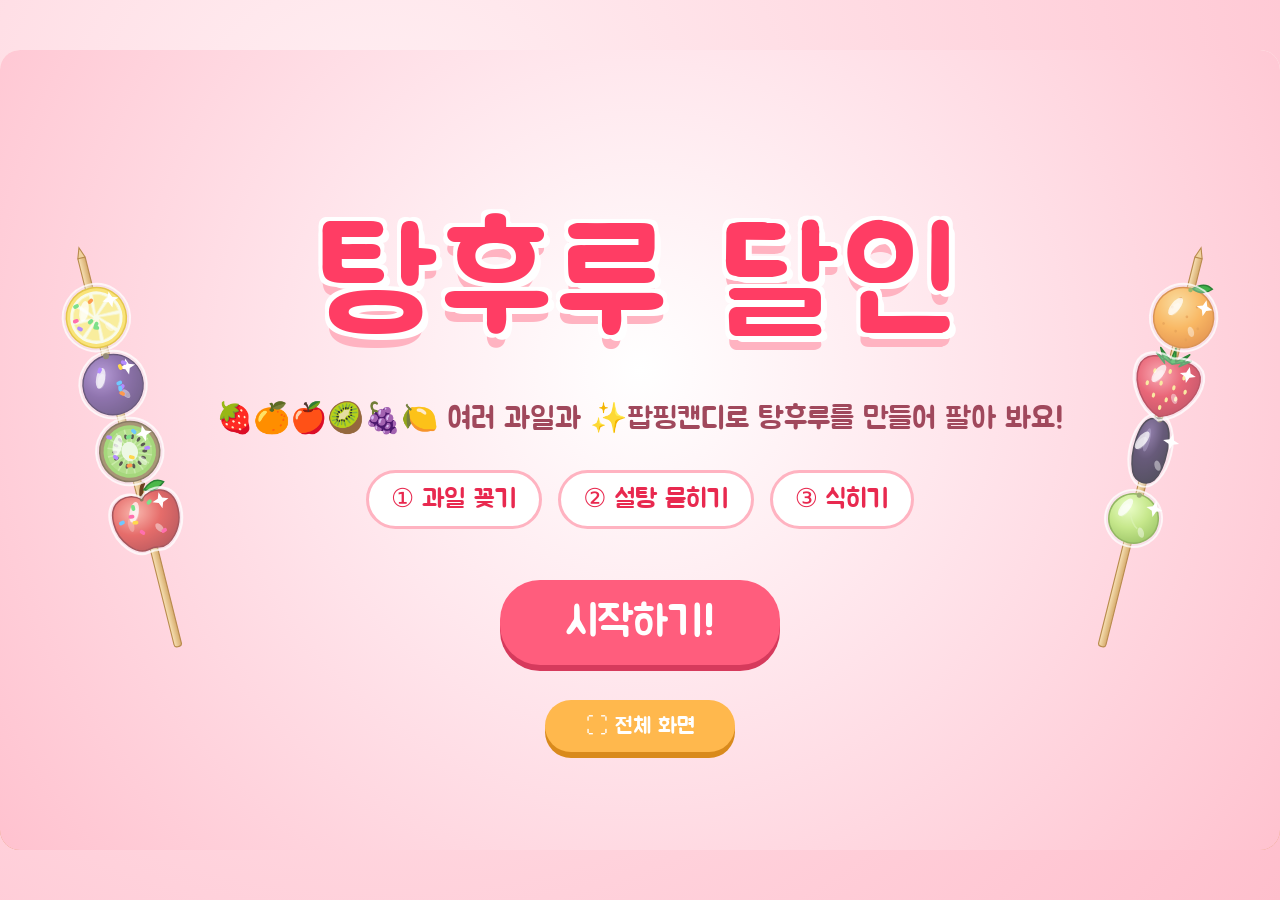
<file: 탕후루 달인 게임/index.html>
<!DOCTYPE html>
<html lang="ko">
<head>
<meta charset="utf-8">
<meta name="viewport" content="width=device-width,initial-scale=1,maximum-scale=1,user-scalable=no,viewport-fit=cover">
<link rel="manifest" href="manifest.webmanifest">
<meta name="theme-color" content="#ff5d7d">
<meta name="mobile-web-app-capable" content="yes">
<meta name="apple-mobile-web-app-capable" content="yes">
<meta name="apple-mobile-web-app-status-bar-style" content="black-translucent">
<meta name="apple-mobile-web-app-title" content="탕후루 달인">
<link rel="apple-touch-icon" href="apple-touch-icon.png">
<link rel="icon" type="image/png" href="icon-192.png">
<title>탕후루 달인</title>
<link href="https://fonts.googleapis.com/css2?family=Jua&display=swap" rel="stylesheet">
<style>
*{box-sizing:border-box;margin:0;padding:0;-webkit-tap-highlight-color:transparent;user-select:none;-webkit-user-select:none;-webkit-touch-callout:none}
html,body{width:100%;height:100%;overflow:hidden;font-family:'Jua',system-ui,sans-serif;touch-action:none;background:#ffc9d5}
html,body{overscroll-behavior:none;background:#ffbfcd}
#wrap{position:fixed;top:env(safe-area-inset-top,0px);right:env(safe-area-inset-right,0px);bottom:env(safe-area-inset-bottom,0px);left:env(safe-area-inset-left,0px);background:radial-gradient(circle at 30% 20%,#fff1f4,#ffbfcd)}
#stage{position:absolute;left:0;top:0;width:1280px;height:800px;transform-origin:0 0;overflow:hidden;border-radius:20px;
 background:linear-gradient(to bottom,transparent 0 650px,#f0b97f 650px 664px,#dfa063 664px 800px),
 radial-gradient(circle,#ffe0e8 3px,transparent 4px) 0 0/40px 40px,#fff6f0}
.screen{position:absolute;inset:0;display:none}
.screen.show{display:block}
.a{position:absolute}
#topbar{position:absolute;left:0;right:0;top:0;height:76px;display:flex;align-items:center;justify-content:space-between;padding:0 24px;z-index:20;pointer-events:none}
.logo{font-size:34px;color:#e8294f;text-shadow:2px 2px 0 #fff,-2px -2px 0 #fff}
.pills{display:flex;gap:10px}
.topbadge{font-size:22px;padding:8px 16px;border-radius:24px;border:3px solid;white-space:nowrap}
.topbadge.yes{background:#ffe3f1;color:#c0408a;border-color:#ff8cc6}
.topbadge.no{background:#f2f2f2;color:#777;border-color:#ccc}
.topbadge.ok{background:#e3f7e6;color:#2f8a48;border-color:#7cd08e}
.pill{padding:9px 20px;border-radius:30px;background:#fff;color:#d0a6af;font-size:22px;border:3px solid #ffd0da;transition:.2s}
.pill.on{background:#ff5d7d;color:#fff;border-color:#ff5d7d;transform:scale(1.08)}
.pill.done{background:#ffe3ea;color:#ff5d7d}
.coins{font-size:24px;background:#fff;border-radius:30px;padding:8px 18px;color:#a0602a;border:3px solid #ffd59a}
.btn{position:absolute;font-family:inherit;font-size:30px;border:none;border-radius:40px;padding:16px 34px;color:#fff;background:#ff5d7d;box-shadow:0 6px 0 #d63a5c;cursor:pointer;white-space:nowrap}
.btn:active{box-shadow:0 2px 0 #d63a5c;margin-top:4px}
.btn:disabled{background:#d9cfd1;box-shadow:0 6px 0 #b9aeb0;cursor:default}
.btn.sub{background:#ffb84d;box-shadow:0 6px 0 #d98a1c;font-size:24px;padding:12px 24px}
.btn.blue{background:#4aa8e8;box-shadow:0 6px 0 #2a7fbf}
.card{position:absolute;background:#fff;border-radius:28px;box-shadow:0 8px 0 rgba(0,0,0,.07);border:4px solid #ffd0da}
.hint{position:absolute;background:#fff;border-radius:24px;padding:8px 18px;font-size:21px;color:#b0485f;border:3px dashed #ffb3c1;text-align:center}
.badge{position:absolute;background:#ff5d7d;color:#fff;font-size:20px;border-radius:16px;padding:2px 10px;border:3px solid #fff;pointer-events:none}
.label{position:absolute;font-size:24px;color:#a0485c}
.refill{position:absolute;width:56px;height:56px;border-radius:50%;background:#ffb84d;box-shadow:0 4px 0 #d98a1c;border:3px solid #fff;font-size:26px;display:flex;align-items:center;justify-content:center;cursor:pointer}
.refill:active{box-shadow:0 1px 0 #d98a1c;margin-top:3px}
.refill-t{position:absolute;font-size:15px;color:#b07030;width:70px;text-align:center;pointer-events:none}
.pulse{animation:pulse 1s infinite}
@keyframes pulse{0%,100%{transform:scale(1)}50%{transform:scale(1.12);filter:drop-shadow(0 0 12px #ffcf4d)}}
.shake{animation:shake .4s}
@keyframes shake{0%,100%{transform:translateX(0)}25%{transform:translateX(-10px)}75%{transform:translateX(10px)}}
.drop{animation:drop .4s cubic-bezier(.3,1.4,.6,1)}
@keyframes drop{from{transform:translateY(-300px);opacity:0}to{transform:none;opacity:1}}
.ghost{position:absolute;pointer-events:none;z-index:60;filter:drop-shadow(0 8px 6px rgba(0,0,0,.25))}
#toast{position:absolute;left:50%;top:96px;transform:translateX(-50%) scale(.8);background:#4b2a33;color:#fff;font-size:25px;padding:12px 28px;border-radius:30px;opacity:0;transition:.25s;z-index:80;pointer-events:none;white-space:nowrap}
#toast.show{opacity:1;transform:translateX(-50%) scale(1)}
.meter{display:flex;align-items:center;gap:8px;margin:7px 0}
.bar{position:relative;width:160px;height:24px;background:#f3e6e9;border-radius:14px;overflow:hidden;border:2px solid #e8cdd3}
.bar .zone{position:absolute;left:66.6%;width:20%;top:0;bottom:0;background:rgba(80,200,120,.35);border-left:2px dashed #3aa860;border-right:2px dashed #3aa860}
.bar .fill{position:absolute;left:0;top:0;bottom:0;width:0;background:#ffb84d;transition:width .08s}
.pct{width:56px;font-size:19px;color:#8a5a64;text-align:right}
.ripple{position:absolute;width:60px;height:16px;border:3px solid rgba(255,255,255,.85);border-radius:50%;pointer-events:none;animation:rip .7s ease-out forwards;z-index:30}
@keyframes rip{to{transform:scale(3.2);opacity:0}}
.hand{position:absolute;font-size:56px;pointer-events:none;animation:bob 1s infinite;z-index:40}
@keyframes bob{0%,100%{transform:translateY(0)}50%{transform:translateY(16px)}}
.steam{position:absolute;width:28px;height:28px;border-radius:50%;background:rgba(255,255,255,.85);filter:blur(3px);animation:rise 1.6s ease-out forwards;pointer-events:none;z-index:30}
@keyframes rise{from{transform:translate(0,0) scale(.6);opacity:.9}to{transform:translate(var(--dx),-130px) scale(1.9);opacity:0}}
.wind{position:absolute;height:5px;width:90px;border-radius:4px;background:rgba(120,190,255,.85);animation:blow .6s linear forwards;pointer-events:none;z-index:30}
@keyframes blow{from{transform:translateX(0);opacity:0}20%{opacity:1}to{transform:translateX(-300px);opacity:0}}
.candy{position:absolute;width:9px;height:6px;border-radius:3px;pointer-events:none;z-index:45}
#shaker{position:absolute;z-index:44;cursor:grab;transition:transform .15s}
#shaker.pour{transform:rotate(155deg)}
#fanBlades{transform-origin:150px 150px;transform-box:view-box}
#fan.on #fanBlades{animation:spin .18s linear infinite}
@keyframes spin{to{transform:rotate(360deg)}}
#title{background:radial-gradient(circle at 50% 40%,#fff 0,#ffe3ea 45%,#ffc2cf 100%);z-index:50}
.bigtitle{position:absolute;left:0;right:0;top:150px;text-align:center;font-size:140px;color:#ff3d64;text-shadow:6px 6px 0 #fff,-4px -4px 0 #fff,4px -4px 0 #fff,-4px 4px 0 #fff,0 14px 0 #ffb3c1;letter-spacing:6px}
.subtitle{position:absolute;left:0;right:0;top:350px;text-align:center;font-size:30px;color:#a0485c}
.chips{position:absolute;left:0;right:0;top:420px;display:flex;justify-content:center;gap:16px}
.chip{background:#fff;border:3px solid #ffb3c1;border-radius:30px;padding:10px 22px;font-size:26px;color:#e8294f}
.deco{position:absolute;top:190px;animation:float 3s ease-in-out infinite}
@keyframes float{0%,100%{margin-top:0}50%{margin-top:-18px}}
#result,#pay{background:rgba(75,42,51,.55);z-index:70}
.money{position:absolute;display:flex;align-items:center;justify-content:center;font-size:22px;color:#333;cursor:pointer;box-shadow:0 4px 0 rgba(0,0,0,.15)}
.bill{width:150px;height:72px;border-radius:8px;border:3px solid rgba(0,0,0,.2)}
.bill:before{content:'';position:absolute;left:10px;top:10px;width:40px;height:48px;border-radius:50%;background:rgba(255,255,255,.35)}
.b1000{background:linear-gradient(135deg,#a8d4f0,#7fb8e0)}.b5000{background:linear-gradient(135deg,#f7c48a,#ec9f55)}.b10000{background:linear-gradient(135deg,#b5e0a8,#86c473)}
.coin{width:76px;height:76px;border-radius:50%;background:radial-gradient(circle at 35% 30%,#fff,#c9ced6 60%,#9aa2ad);border:3px solid #8a929c;font-size:19px}
.mini{position:relative;display:inline-flex;margin:4px;transform:scale(.62);transform-origin:left top;cursor:pointer}
.tray{position:absolute;background:#fff8e6;border:3px dashed #e0b060;border-radius:20px;padding:8px;display:flex;flex-wrap:wrap;align-content:flex-start;overflow:hidden}
.trayitem{position:relative;margin:3px;cursor:pointer}
.trayitem .money{position:relative;transform:scale(.6);transform-origin:left top}
.payTxt{position:absolute;font-size:24px;color:#6a3a46}
#ccard{position:absolute;width:200px;height:126px;border-radius:14px;background:linear-gradient(135deg,#ff7aa2,#8a6cff);box-shadow:0 6px 0 rgba(0,0,0,.2);cursor:grab;z-index:5;color:#fff;font-size:18px;padding:12px}
#ccard .chip{width:40px;height:30px;border-radius:6px;background:linear-gradient(135deg,#ffe28a,#d9a520);margin:12px 0 8px}
.receipt{position:absolute;width:180px;background:#fff;border:2px solid #ddd;padding:10px;font-size:18px;color:#444;text-align:center;animation:slip .8s ease-out}
@keyframes slip{from{clip-path:inset(0 0 100% 0)}to{clip-path:inset(0 0 0 0)}}
.phone{position:absolute;width:220px;height:380px;border-radius:30px;background:#222;padding:14px}
.phone .scr{width:100%;height:100%;border-radius:20px;background:#f4f8ff;padding:14px;font-size:19px;color:#333;text-align:center}
.noti{position:absolute;background:#fff;border-radius:18px;box-shadow:0 6px 20px rgba(0,0,0,.2);padding:12px 18px;font-size:22px;color:#333;border-left:8px solid #3aa860;animation:pop .4s cubic-bezier(.3,1.5,.6,1)}
@keyframes pop{from{transform:scale(.3);opacity:0}to{transform:scale(1);opacity:1}}
.stars{font-size:60px;letter-spacing:6px}
.star.off{filter:grayscale(1);opacity:.35}
.rline{font-size:24px;color:#6a3a46;margin:5px 0}
#rotate{display:none;position:fixed;inset:0;z-index:999;background:#ff5d7d;color:#fff;font-family:'Jua',sans-serif;font-size:34px;align-items:center;justify-content:center;flex-direction:column;gap:20px;text-align:center}
#rotate .ico{font-size:110px;animation:turn 1.6s ease-in-out infinite}
@keyframes turn{0%,30%{transform:rotate(0)}60%,100%{transform:rotate(-90deg)}}
#rotate.intro{display:flex;transition:opacity .3s}
#rotate.fade{opacity:0}
@media (orientation:portrait) and (pointer:coarse){#rotate{display:flex}}
</style>
</head>
<body>
<svg width="0" height="0" style="position:absolute" aria-hidden="true"><defs>
<radialGradient id="gS" cx="35%" cy="30%" r="75%"><stop offset="0" stop-color="#ff8a95"/><stop offset=".5" stop-color="#e8283e"/><stop offset="1" stop-color="#b3112a"/></radialGradient>
<radialGradient id="gT" cx="35%" cy="30%" r="75%"><stop offset="0" stop-color="#ffd27a"/><stop offset=".55" stop-color="#ff9d22"/><stop offset="1" stop-color="#e5700a"/></radialGradient>
<radialGradient id="gA" cx="35%" cy="30%" r="80%"><stop offset="0" stop-color="#ff9a8a"/><stop offset=".5" stop-color="#e3302a"/><stop offset="1" stop-color="#a5161a"/></radialGradient>
<radialGradient id="gB" cx="35%" cy="25%" r="80%"><stop offset="0" stop-color="#6a4a86"/><stop offset=".5" stop-color="#2e1640"/><stop offset="1" stop-color="#160a20"/></radialGradient>
<radialGradient id="gG" cx="35%" cy="30%" r="75%"><stop offset="0" stop-color="#9a6ac0"/><stop offset=".5" stop-color="#5a2a7e"/><stop offset="1" stop-color="#34104e"/></radialGradient>
<radialGradient id="gW" cx="35%" cy="30%" r="75%"><stop offset="0" stop-color="#eaffb0"/><stop offset=".55" stop-color="#b6e05a"/><stop offset="1" stop-color="#82b52c"/></radialGradient>
<linearGradient id="gStick" x1="0" x2="1"><stop offset="0" stop-color="#f8e2b6"/><stop offset="1" stop-color="#d6ab6c"/></linearGradient>
<linearGradient id="gSyrup" x1="0" y1="0" x2="0" y2="1"><stop offset="0" stop-color="#ffe08a"/><stop offset="1" stop-color="#f2a52a"/></linearGradient>
<linearGradient id="gPot" x1="0" x2="1"><stop offset="0" stop-color="#8f9bab"/><stop offset=".35" stop-color="#eef2f7"/><stop offset="1" stop-color="#76828f"/></linearGradient>
</defs></svg>

<div id="wrap"><div id="stage">

 <div id="topbar">
  <div id="topLeft"><div class="logo">🍡 탕후루 달인</div></div>
  <div class="pills"><div class="pill" id="p1">① 과일 꽂기</div><div class="pill" id="p2">② 설탕 묻히기</div><div class="pill" id="p3">③ 식히기</div></div>
  <div class="coins">💰 <span id="coins">0</span>원 · 🍡 <span id="made">0</span>개</div>
 </div>

 <!-- STEP 1 -->
 <div class="screen" id="s1">
  <div class="card" style="left:24px;top:92px;width:290px;height:600px">
   <div style="text-align:center;margin-top:10px;font-size:50px" id="cust">🧒</div>
   <div style="text-align:center;font-size:21px;color:#a0485c">이렇게 만들어 주세요!</div>
   <div id="order" style="display:flex;justify-content:center;margin-top:4px"></div>
   <div style="text-align:center;font-size:18px;color:#c07080">①번부터 차례로 꽂아요 ⬆</div>
   <div id="orderTop" style="text-align:center;font-size:21px;margin-top:6px"></div>
  </div>
  <div class="hint" style="left:330px;top:84px;width:440px">과일을 끌어다 꽂아요! (톡 눌러도 OK)</div>
  <div class="a" id="sk1" style="left:470px;top:130px;width:160px;height:560px"></div>
  <div class="a" id="holder1" style="left:440px;top:660px"></div>
  <div class="label" id="cnt1" style="left:640px;top:470px">0 / 4</div>
  <button class="btn sub" id="undo" style="left:610px;top:520px">↩ 하나 빼기</button>
  <div id="bowls"></div>
  <button class="btn" id="next1" style="left:1030px;top:700px;font-size:26px;padding:12px 28px" disabled>다음 단계 ▶</button>
 </div>

 <!-- STEP 2 -->
 <div class="screen" id="s2">
  <div class="card" style="left:24px;top:92px;width:310px;height:390px;padding:14px 16px">
   <div style="font-size:23px;color:#e8294f;text-align:center">꼬치를 잡고 시럽 쟁반에<br>눕혀 담가 좌우로 굴려요!</div>
   <div id="meters" style="margin-top:10px"></div>
   <div style="font-size:18px;color:#3aa860;text-align:center;margin-top:6px">초록 칸에 맞추면 최고! 💚</div>
   <div style="font-size:17px;color:#c07080;text-align:center">너무 오래 담그면 설탕이 두꺼워져요</div>
  </div>
  <div class="a" id="potBack" style="left:260px;top:490px"></div>
  <div class="a" id="sk2" style="left:560px;top:10px;width:160px;height:560px;z-index:25;cursor:grab;transform:rotate(90deg)"></div>
  <div class="a" id="potFront" style="left:260px;top:490px;z-index:26;pointer-events:none"></div>
  <div class="hand" id="hand2">👇</div>
  <div class="card" style="left:930px;top:180px;width:300px;padding:18px;text-align:center;font-size:22px;color:#a0602a;border-color:#ffd59a">🍯 설탕 시럽은<br>미리 녹여 두었어요!</div>
  <button class="btn" id="next2" style="left:1010px;top:690px;z-index:27" disabled>다음 단계 ▶</button>
 </div>

 <!-- STEP 3 -->
 <div class="screen" id="s3">
  <div class="card" style="left:24px;top:92px;width:290px;height:600px">
   <div style="text-align:center;font-size:26px;color:#e8294f;margin-top:14px">설탕 온도</div>
   <div style="text-align:center;font-size:40px;color:#ff4d4d" id="tempTxt">100°C</div>
   <div class="a" id="thermo" style="left:40px;top:120px"></div>
   <div class="a" style="left:150px;top:140px;font-size:21px;color:#ff4d4d">🔥 앗 뜨거!<br><span style="font-size:16px;color:#c07080">토핑이 붙어요</span></div>
   <div class="a" style="left:150px;top:300px;font-size:21px;color:#ff9d22">🫠 말랑말랑</div>
   <div class="a" style="left:150px;top:440px;font-size:21px;color:#3aa860">✨ 바삭!</div>
  </div>
  <div class="hint" style="left:600px;top:84px;width:640px">뜨거울 때 팝핑캔디를 뿌리고 → 선풍기로 식혀요!</div>
  <div class="a" id="sk3" style="left:380px;top:130px;width:160px;height:560px"></div>
  <div class="a" id="holder3" style="left:350px;top:660px"></div>
  <div id="shaker"></div>
  <div class="label" id="shakerLbl" style="left:580px;top:300px;font-size:17px;width:130px;text-align:center;color:#c0408a">팝핑캔디<br>끌어서 흔들기</div>
  <div class="a" id="fan" style="left:800px;top:160px"></div>
  <button class="btn blue" id="hold" style="left:740px;top:600px;font-size:28px">🌀 꾹 눌러서 바람 쐬기</button>
  <button class="btn" id="done3" style="left:1070px;top:700px;font-size:26px;padding:12px 28px" disabled>완성! ✨</button>
 </div>

 <!-- TITLE -->
 <div class="screen show" id="title">
  <div class="deco" id="decoL" style="left:70px;transform:rotate(-14deg)"></div>
  <div class="deco" id="decoR" style="left:1090px;transform:rotate(14deg);animation-delay:-1.5s"></div>
  <div class="bigtitle">탕후루 달인</div>
  <div class="subtitle">🍓🍊🍎🥝🍇🍋 여러 과일과 ✨팝핑캔디로 탕후루를 만들어 팔아 봐요!</div>
  <div class="chips"><div class="chip">① 과일 꽂기</div><div class="chip">② 설탕 묻히기</div><div class="chip">③ 식히기</div></div>
  <button class="btn" id="startBtn" style="left:500px;top:530px;width:280px;font-size:42px">시작하기!</button>
  <button class="btn sub" id="fsBtn" style="left:545px;top:650px;width:190px;font-size:22px">⛶ 전체 화면</button>
  <button class="btn blue" id="installBtn" style="left:780px;top:650px;font-size:22px;padding:12px 24px;display:none">📲 앱 설치</button>
 </div>

 <!-- RESULT -->
 <div class="screen" id="result">
  <div class="card" style="left:240px;top:100px;width:800px;height:610px;border-color:#ff9db2">
   <div class="a" id="resSk" style="left:60px;top:40px"></div>
   <div class="a" style="left:250px;top:24px;width:520px;text-align:center">
    <div style="font-size:66px" id="resFace">😄</div>
    <div style="font-size:30px;color:#e8294f" id="resSay">맛있어요!</div>
    <div class="stars" id="resStars"></div>
    <div id="resLines" style="text-align:left;margin:4px 0 0 40px"></div>
    <div style="font-size:26px;color:#a0602a;margin-top:6px" id="resCoin"></div>
   </div>
   <button class="btn" id="toPay" style="left:400px;top:510px">결제 받기 💳</button>
  </div>
 </div>

 <!-- PAY -->
 <div class="screen" id="pay">
  <div class="card" id="payCard" style="left:150px;top:86px;width:980px;height:640px;border-color:#9fd39a">
   <div class="a" style="left:30px;top:14px;font-size:66px" id="payFace"></div>
   <div class="a" style="left:120px;top:24px;font-size:28px;color:#6a3a46" id="paySay"></div>
   <div class="a" style="left:120px;top:64px;font-size:20px;color:#999" id="payHow"></div>
   <div class="a" style="right:30px;top:18px;text-align:right"><div style="font-size:20px;color:#888">받을 돈</div><div style="font-size:44px;color:#e8294f" id="payPrice"></div></div>
   <div class="a" id="payBody" style="left:0;top:120px;width:972px;height:400px"></div>
   <button class="btn" id="nextCust" style="left:350px;top:540px;display:none">다음 손님 받기 🙋</button>
  </div>
 </div>

 <div id="toast"></div>
</div></div>

<div id="rotate" class="intro"><div class="ico">📱</div><div>화면을 <b>가로</b>로 돌려 주세요!</div></div>

<script>
const $=id=>document.getElementById(id);
const stage=$('stage');let scale=1;
const wrapEl=$('wrap');
let SW=1280,DX=0,SHIFT=null;
/* 화면이 가로로 길면 게임판도 옆으로 넓혀서 꽉 채워요 */
const sh=cx=>DX*Math.max(0,Math.min(1,(cx-200)/880));
function fit(){const W=wrapEl.clientWidth||innerWidth,H=wrapEl.clientHeight||innerHeight;
 SW=Math.round(Math.max(1280,Math.min(2000,800*W/H)));DX=SW-1280;stage.style.width=SW+'px';
 scale=Math.min(W/SW,H/800);
 stage.style.transform=`translate(${(W-SW*scale)/2}px,${(H-800*scale)/2}px) scale(${scale})`;
 document.body.classList.toggle('small',scale<.62);
 if(SHIFT)applyShift();}
function initShift(){const scr=[...document.querySelectorAll('.screen')];const was=scr.map(e=>e.classList.contains('show'));
 scr.forEach(e=>e.classList.add('show'));
 const skip=new Set(['sk2','hand2','shaker','toast']);
 const list=[...document.querySelectorAll('.screen > *, #bowls > *')].filter(el=>!skip.has(el.id)&&/px$/.test(el.style.left||''));
 SHIFT=list.map(el=>{const b=parseFloat(el.style.left);return{el,b,c:el.dataset.c?+el.dataset.c:b+(el.offsetWidth||0)/2}});
 scr.forEach((e,i)=>e.classList.toggle('show',was[i]));applyShift()}
function applyShift(){SHIFT.forEach(o=>{o.el.style.left=(o.b+sh(o.c))+'px'})}
addEventListener('resize',fit);addEventListener('orientationchange',()=>setTimeout(fit,300));fit();
function sp(e){const r=stage.getBoundingClientRect();return{x:(e.clientX-r.left)/scale,y:(e.clientY-r.top)/scale}}
const clamp=(v,a,b)=>Math.max(a,Math.min(b,v));
const lerp=(a,b,t)=>a+(b-a)*t;
const rnd=(a,b)=>a+Math.random()*(b-a);

/* ---------- sound ---------- */
let AC=null;
function audio(){try{if(!AC)AC=new(window.AudioContext||window.webkitAudioContext)();if(AC.state==='suspended')AC.resume();}catch(e){}}
function tone(f,d=.12,type='sine',v=.15,f2){if(!AC)return;try{const t=AC.currentTime,o=AC.createOscillator(),g=AC.createGain();o.type=type;o.frequency.setValueAtTime(f,t);if(f2)o.frequency.exponentialRampToValueAtTime(f2,t+d);g.gain.setValueAtTime(v,t);g.gain.exponentialRampToValueAtTime(.001,t+d);o.connect(g);g.connect(AC.destination);o.start(t);o.stop(t+d+.02);}catch(e){}}
const sfx={
 pop:()=>tone(500,.12,'sine',.2,1000),
 err:()=>tone(200,.2,'square',.07,120),
 tick:()=>tone(800,.07,'triangle',.14),
 ding:()=>tone(1320,.3,'sine',.14),
 slosh:()=>tone(170,.16,'triangle',.09,90),
 sprinkle:()=>tone(rnd(1800,2600),.03,'triangle',.05),
 crunch:()=>{for(let i=0;i<6;i++)setTimeout(()=>tone(300+Math.random()*1200,.04,'square',.05),i*55)},
 crackle:()=>{for(let i=0;i<14;i++)setTimeout(()=>tone(rnd(2000,4000),.02,'square',.04),i*rnd(40,90))},
 win:()=>[523,659,784,1047].forEach((f,i)=>setTimeout(()=>tone(f,.28,'triangle',.15),i*120))
};

let toastT;function toast(m){const t=$('toast');t.textContent=m;t.classList.add('show');clearTimeout(toastT);toastT=setTimeout(()=>t.classList.remove('show'),2000)}
function anim(el,c){el.classList.remove(c);void el.offsetWidth;el.classList.add(c);setTimeout(()=>el.classList.remove(c),450)}

/* ---------- fruit drawings (centered at 0,0) ---------- */
const SPATH="M0,44 C-26,36 -44,8 -42,-14 C-40,-34 -18,-38 0,-32 C18,-38 40,-34 42,-14 C44,8 26,36 0,44Z";
const APATH="M0,-26 C-14,-40 -44,-36 -44,-4 C-44,24 -22,44 -8,41 C-4,40 4,40 8,41 C22,44 44,24 44,-4 C44,-36 14,-40 0,-26Z";
const SEEDS=[[-20,-14],[0,-18],[20,-14],[-26,4],[-8,0],[10,2],[26,4],[-14,18],[4,20],[16,16],[-2,32]];
function strawberry(){return `<path d="${SPATH}" fill="url(#gS)" stroke="#a80f24" stroke-width="2"/>`+
 SEEDS.map(([x,y])=>`<ellipse cx="${x}" cy="${y}" rx="2.2" ry="3.4" fill="#ffe27a"/>`).join('')+
 `<path d="M0,-28 L-24,-38 L-10,-27 L-20,-46 L-3,-32 L0,-50 L4,-32 L20,-46 L10,-27 L24,-38 Z" fill="#3fae4a" stroke="#2a8236" stroke-width="2" stroke-linejoin="round"/>`}
function tangerine(){return `<circle r="40" fill="url(#gT)" stroke="#d2680a" stroke-width="2"/>`+
 [[-18,-10],[14,-18],[22,10],[-6,20],[-24,14],[4,-2],[10,28],[-10,-24]].map(([x,y])=>`<circle cx="${x}" cy="${y}" r="1.8" fill="#e07a10" opacity=".7"/>`).join('')+
 `<path d="M2,-40 q14,-14 26,-6 q-10,12 -26,6z" fill="#3fae4a" stroke="#2a8236" stroke-width="2"/><circle cx="0" cy="-38" r="3" fill="#7a9a2a"/>`}
function apple(){return `<path d="${APATH}" fill="url(#gA)" stroke="#8a1015" stroke-width="2"/><path d="M0,-26 q1,-14 7,-20" stroke="#6b4020" stroke-width="5" fill="none" stroke-linecap="round"/><path d="M6,-38 q16,-14 28,-4 q-14,12 -28,4z" fill="#4cb84a" stroke="#2a8236" stroke-width="2"/><ellipse cx="-22" cy="4" rx="4" ry="9" fill="#ffd0c8" opacity=".35"/>`}
function kiwi(){let s=`<circle r="40" fill="#8a6a3a" stroke="#5e4522" stroke-width="2"/><circle r="35" fill="#86c943"/><circle r="30" fill="#9ad45a"/>`;
 for(let k=0;k<16;k++){const a=k/16*Math.PI*2;s+=`<line x1="${(Math.cos(a)*12).toFixed(1)}" y1="${(Math.sin(a)*12).toFixed(1)}" x2="${(Math.cos(a)*30).toFixed(1)}" y2="${(Math.sin(a)*30).toFixed(1)}" stroke="#c8ec96" stroke-width="2" opacity=".7"/>`}
 for(let k=0;k<14;k++){const a=k/14*Math.PI*2+.2;s+=`<ellipse cx="${(Math.cos(a)*20).toFixed(1)}" cy="${(Math.sin(a)*20).toFixed(1)}" rx="2" ry="3.4" transform="rotate(${(a*180/Math.PI+90).toFixed(0)} ${(Math.cos(a)*20).toFixed(1)} ${(Math.sin(a)*20).toFixed(1)})" fill="#1d1408"/>`}
 return s+`<ellipse rx="11" ry="13" fill="#eef8d8"/>`}
function blacksapphire(){return `<path d="M-6,-44 C-26,-40 -26,10 -16,32 C-10,44 6,46 14,36 C26,18 24,-34 10,-42 C4,-46 -2,-46 -6,-44Z" fill="url(#gB)" stroke="#120818" stroke-width="2"/><ellipse cx="-8" cy="-14" rx="4" ry="16" fill="#b9a6d6" opacity=".35"/><circle cx="2" cy="-44" r="3.5" fill="#6b5a3a"/>`}
function kyoho(){return `<circle r="40" fill="url(#gG)" stroke="#2a0c3e" stroke-width="2"/><circle r="40" fill="#c6b2e6" opacity=".12"/><circle cx="0" cy="-39" r="4" fill="#6b5a3a"/><circle cx="16" cy="18" r="3" fill="#2a0c3e" opacity=".4"/>`}
function greengrape(){return `<circle r="33" fill="url(#gW)" stroke="#6e9a22" stroke-width="2"/><circle cx="0" cy="-32" r="3.5" fill="#7a8a3a"/><path d="M-6,-6 q6,14 14,18" stroke="#d6f29a" stroke-width="2" fill="none" opacity=".6"/>`}
function lemon(){let s=`<circle r="40" fill="#ffd93d" stroke="#e0b000" stroke-width="2"/><circle r="35" fill="#fffbe0"/>`;
 for(let k=0;k<8;k++){const a1=k/8*Math.PI*2+.08,a2=(k+1)/8*Math.PI*2-.08,r=31;
  s+=`<path d="M${(Math.cos(a1)*4).toFixed(1)},${(Math.sin(a1)*4).toFixed(1)} L${(Math.cos(a1)*r).toFixed(1)},${(Math.sin(a1)*r).toFixed(1)} A${r},${r} 0 0 1 ${(Math.cos(a2)*r).toFixed(1)},${(Math.sin(a2)*r).toFixed(1)}Z" fill="#ffe873" stroke="#fff3b0" stroke-width="1"/>`}
 return s+`<circle r="4" fill="#fffbe0"/>`}
const FR={
 s:{n:'딸기',j:'가',e:'🍓',d:strawberry,c:`<path d="${SPATH}" transform="scale(1.12)"`,b:46},
 t:{n:'귤',j:'이',e:'🍊',d:tangerine,c:'<circle r="45"',b:42},
 a:{n:'사과',j:'가',e:'🍎',d:apple,c:`<path d="${APATH}" transform="scale(1.1)"`,b:44},
 k:{n:'키위',j:'가',e:'🥝',d:kiwi,c:'<circle r="45"',b:42},
 b:{n:'블랙사파이어',j:'가',e:'🍇',d:blacksapphire,c:'<ellipse cx="0" cy="-2" rx="28" ry="50"',b:44},
 g:{n:'거봉',j:'이',e:'🍇',d:kyoho,c:'<circle r="45"',b:42},
 w:{n:'청포도',j:'가',e:'🍏',d:greengrape,c:'<circle r="38"',b:35},
 l:{n:'레몬',j:'이',e:'🍋',d:lemon,c:'<circle r="45"',b:42},
};
const KEYS=['s','t','a','k','b','g','w','l'];
const fruit=t=>FR[t].d();
const shine=`<ellipse cx="-14" cy="-8" rx="5" ry="10" fill="#fff" opacity=".3" transform="rotate(25 -14 -8)"/>`;
function coatG(t,coat,cool,side){if(coat<=0)return '';
 const a=Math.min(coat,130)/130;
 const c=[lerp(255,236,cool),lerp(170,248,cool),lerp(40,255,cool)].map(Math.round).join(',');
 const op=(.18+.42*a)*(1-.45*cool);
 let s=`${FR[t].c} fill="rgba(${c},${op.toFixed(2)})" stroke="rgba(255,255,255,${(.3+.5*a*cool).toFixed(2)})" stroke-width="2.5"/>`;
 s+=`<ellipse cx="-14" cy="-12" rx="6" ry="14" transform="rotate(25 -14 -12)" fill="#fff" opacity="${(.2+.6*a*(.3+.7*cool)).toFixed(2)}"/>`;
 s+=`<ellipse cx="14" cy="16" rx="4" ry="7" transform="rotate(-30 14 16)" fill="#fff" opacity="${(.5*a*cool).toFixed(2)}"/>`;
 if(coat>130){const b=FR[t].b;s+=`<g${side?' transform="rotate(-90)"':''}><path d="M-12,${b} q10,28 20,0z" fill="rgba(${c},.85)"/><path d="M12,${b-6} q6,18 12,0z" fill="rgba(${c},.8)"/></g>`}
 if(cool>.95&&coat>=100)s+=`<path d="M24,-30 l3,8 8,3 -8,3 -3,8 -3,-8 -8,-3 8,-3z" fill="#fff"/>`;
 return s}
const bitsG=bs=>(bs||[]).map(b=>`<rect x="${b.x.toFixed(1)}" y="${b.y.toFixed(1)}" width="8" height="5" rx="2.5" fill="${b.c}" transform="rotate(${b.r} ${b.x.toFixed(1)} ${b.y.toFixed(1)})"/>`).join('');
const fruitY=(i,dir)=>dir==='up'?374-i*92:186+i*92;
function skewerSVG(fr,co,o={}){const dir=o.dir||'up',cool=o.cool||0,w=o.w||160;
 let stick=`<rect x="75" y="14" width="10" height="536" rx="4" fill="url(#gStick)" stroke="#b98b4e" stroke-width="1.5"/><path d="M75,16 L80,2 L85,16Z" fill="#f0d29e" stroke="#b98b4e" stroke-width="1.5"/>`;
 if(dir==='down')stick=`<g transform="translate(0,560) scale(1,-1)">${stick}</g>`;
 let f='';
 if(o.slots)for(let i=fr.length;i<4;i++){const y=fruitY(i,dir);f+=`<circle cx="80" cy="${y}" r="38" fill="rgba(255,255,255,.5)" stroke="#ffb3c1" stroke-width="3" stroke-dasharray="8 6"/><text x="80" y="${y+10}" text-anchor="middle" font-size="30" fill="#ffb3c1" font-family="Jua">${i+1}</text>`}
 fr.forEach((t,i)=>{const y=fruitY(i,dir);
  f+=`<g transform="translate(80,${y})"><g class="${i===o.newIdx?'drop':''}">${fruit(t)}${shine}${coatG(t,co?co[i]||0:0,cool,o.side)}${bitsG(o.bits&&o.bits[i])}</g></g>`;
  if(o.nums)f+=`<circle cx="140" cy="${y}" r="17" fill="#ff7a93"/><text x="140" y="${y+8}" text-anchor="middle" font-size="22" fill="#fff" font-family="Jua">${i+1}</text>`});
 return `<svg viewBox="0 0 160 560" width="${w}" height="${w*3.5}" style="overflow:visible">${stick}${f}</svg>`}
const fruitMini=(t,s=90)=>`<svg viewBox="-50 -55 100 105" width="${s}" height="${s*1.05}">${fruit(t)}${shine}</svg>`;
const BPOS=[[62,72],[120,64],[178,72],[90,92],[150,92],[120,80]];
function bowlSVG(t,n){const ps=BPOS.slice(0,n).sort((a,b)=>a[1]-b[1]);
 const f=ps.map(([x,y])=>`<g transform="translate(${x},${y}) scale(.62)">${fruit(t)}${shine}</g>`).join('');
 return `<svg viewBox="0 0 240 180" width="170" height="128"><ellipse cx="120" cy="100" rx="112" ry="24" fill="#d8eefc" stroke="#8cc4ea" stroke-width="3"/>${f}<path d="M8,100 Q14,172 120,172 Q226,172 232,100 A112,24 0 0 1 8,100Z" fill="#fff" stroke="#8cc4ea" stroke-width="3"/><text x="120" y="158" text-anchor="middle" font-family="Jua" font-size="${FR[t].n.length>4?22:28}" fill="#4a90c0">${FR[t].n}</text>${n===0?'<text x="120" y="96" text-anchor="middle" font-family="Jua" font-size="26" fill="#e8294f">텅!</text>':''}</svg>`}
const holderSVG=`<svg viewBox="0 0 220 100" width="220" height="100"><path d="M30,10 L190,10 L210,90 L10,90Z" fill="#c98a4b" stroke="#8f5a2a" stroke-width="3"/><ellipse cx="110" cy="10" rx="80" ry="10" fill="#e0a868" stroke="#8f5a2a" stroke-width="3"/><ellipse cx="110" cy="10" rx="9" ry="4" fill="#6b4020"/><text x="110" y="62" text-anchor="middle" font-family="Jua" font-size="22" fill="#fff4e0">꼬치 꽂이</text></svg>`;
['holder1','holder3'].forEach(id=>{$(id).innerHTML=holderSVG;$(id).style.zIndex=5});

/* ---------- state ---------- */
const subj=t=>FR[t].n+FR[t].j;
const FACES=['🧒','👧','👦','🧑','👩','👴','👵','👨','🧓'];
const CANDY=['#ff6fae','#6fc8ff','#ffd84d','#b48cff','#7be08a','#ff9a4d'];
const S={stock:{},pending:{},coins:0,made:0,price:3000,order:[],topping:false,fruits:[],coats:[],bits:[],temp:100,step:0};
KEYS.forEach(k=>{S.stock[k]=2;S.pending[k]=0});
try{const d=JSON.parse(localStorage.getItem('tanghulu-won')||'null');if(d){S.coins=d.coins||0;S.made=d.made||0}}catch(e){}
function save(){try{localStorage.setItem('tanghulu-won',JSON.stringify({coins:S.coins,made:S.made}))}catch(e){}}
const won=n=>n.toLocaleString('ko-KR')+'원';
function updTop(){$('coins').textContent=S.coins.toLocaleString('ko-KR');$('made').textContent=S.made}
const nBits=()=>S.bits.reduce((n,b)=>n+b.length,0);
function updTopping(){if(!S.order.length)return;const n=nBits();let cls,txt;
 if(S.topping){const done=S.step===3&&n>=10;cls=done?'ok':'yes';txt=S.step===3?`✨ 팝핑캔디 넣기 · ${Math.min(n,10)}/10${done?' ✅':''}`:'✨ 팝핑캔디 넣기'}
 else{cls=n>0?'yes':'no';txt=n>0?`🙅 안 먹는 손님인데 ${n}개 붙음!`:'🙅 팝핑캔디 안 먹는 손님'}
 $('topLeft').innerHTML=`<div class="topbadge ${cls}">${txt}</div>`}

function newOrder(){let o;do{o=Array.from({length:4},()=>KEYS[Math.floor(Math.random()*KEYS.length)])}while(new Set(o).size<2);
 S.noCandyCount=S.noCandyCount||0;S.order=o;S.topping=S.made===0?true:S.lastTop===false?Math.random()<.75:Math.random()<.4;S.lastTop=S.topping;S.fruits=[];S.coats=[];S.bits=[];S.temp=100;
 $('cust').textContent=FACES[Math.floor(Math.random()*FACES.length)];
 $('order').innerHTML=skewerSVG(o,null,{w:100,nums:true});
 $('orderTop').innerHTML=S.topping?'<span style="color:#c0408a">✨ 팝핑캔디 뿌려 주세요!</span>':'<div style="color:#e8294f;background:#fff0f0;border:3px solid #ff9a9a;border-radius:16px;margin:0 14px;padding:4px">🙅 저는 팝핑캔디<br>안 먹어요!</div>';}

function goStep(n){S.step=n;['s1','s2','s3','title','result','pay'].forEach(id=>$(id).classList.remove('show'));
 if(n>=1&&n<=3)$('s'+n).classList.add('show');
 [1,2,3].forEach(i=>{const p=$('p'+i);p.classList.toggle('on',i===n);p.classList.toggle('done',i<n)});
 if(n===1)render1();if(n===2)setup2();if(n===3)setup3();updTopping();}

/* ---------- STEP 1 ---------- */
const CELL=KEYS.map((k,i)=>({k,x:790+(i%2)*240,y:92+Math.floor(i/2)*148}));
$('bowls').innerHTML=CELL.map(c=>`<div class="a" id="bowl-${c.k}" data-c="${c.x+120}" style="left:${c.x}px;top:${c.y+8}px;cursor:grab"></div>
 <div class="badge" id="num-${c.k}" data-c="${c.x+120}" style="left:${c.x+140}px;top:${c.y+4}px">2</div>
 <div class="refill" id="box-${c.k}" data-c="${c.x+120}" style="left:${c.x+176}px;top:${c.y+34}px">📦</div>
 <div class="refill-t" data-c="${c.x+120}" style="left:${c.x+169}px;top:${c.y+96}px">채우기</div>`).join('');
function renderBowls(){KEYS.forEach(t=>{$('bowl-'+t).innerHTML=bowlSVG(t,S.stock[t]);$('num-'+t).textContent=S.stock[t];
 const need=S.order.slice(S.fruits.length).filter(x=>x===t).length;
 $('box-'+t).classList.toggle('pulse',S.stock[t]+S.pending[t]<need)})}
function render1(newIdx=-1){$('sk1').innerHTML=skewerSVG(S.fruits,null,{newIdx,slots:true});
 $('cnt1').textContent=`${S.fruits.length} / 4`;$('next1').disabled=S.fruits.length<4;$('undo').disabled=S.fruits.length===0;
 $('next1').classList.toggle('pulse',S.fruits.length===4);renderBowls()}
function addFruit(t){
 if(S.fruits.length>=4){sfx.err();toast('꼬치가 꽉 찼어요! 다음 단계로 가요 ▶');anim($('next1'),'shake');return}
 if(S.stock[t]<=0){sfx.err();toast(`${subj(t)} 다 떨어졌어요! 📦 채우기를 눌러요`);anim($('box-'+t),'shake');return}
 S.stock[t]--;S.fruits.push(t);sfx.pop();render1(S.fruits.length-1);
 const i=S.fruits.length-1;
 if(S.order[i]!==t)setTimeout(()=>toast('앗, 주문이랑 달라요! "하나 빼기"로 고칠 수 있어요'),200);
 else if(S.stock[t]===0)setTimeout(()=>toast(`${subj(t)} 다 떨어졌어요! 📦 채우기를 눌러요`),200);
}
$('undo').addEventListener('click',()=>{if(!S.fruits.length)return;const t=S.fruits.pop();S.stock[t]=Math.min(6,S.stock[t]+1);sfx.tick();render1()});
function refill(t){audio();const c=CELL.find(c=>c.k===t);
 if(S.stock[t]+S.pending[t]>=6){sfx.err();toast(`${FR[t].n} 그릇이 가득 찼어요!`);anim($('bowl-'+t),'shake');return}
 S.pending[t]++;sfx.tick();
 const el=document.createElement('div');el.className='ghost';el.style.left='0px';el.style.top='0px';el.innerHTML=fruitMini(t,50);stage.appendChild(el);
 const bx=sr($('box-'+t)),bw=sr($('bowl-'+t));const x0=bx.x+bx.w/2,y0=bx.y+bx.h/2,x1=bw.x+bw.w/2+rnd(-25,25),y1=bw.y+bw.h*.5;
 const a=el.animate([{transform:`translate(${x0-25}px,${y0-25}px) scale(.6)`},{transform:`translate(${(x0+x1)/2-25}px,${y0-110}px) scale(1)`},{transform:`translate(${x1-25}px,${y1-25}px) scale(.8)`}],{duration:420,easing:'ease-in-out'});
 a.onfinish=()=>{el.remove();S.pending[t]--;S.stock[t]=Math.min(6,S.stock[t]+1);sfx.pop();renderBowls();if(S.stock[t]===6)toast(`${FR[t].n} 가득! 👍`)};
}
KEYS.forEach(t=>{
 $('box-'+t).addEventListener('pointerdown',e=>{e.preventDefault();refill(t)});
 $('bowl-'+t).addEventListener('pointerdown',e=>{e.preventDefault();audio();
  if(S.stock[t]<=0){sfx.err();toast(`${subj(t)} 다 떨어졌어요! 📦 채우기를 눌러요`);anim($('box-'+t),'shake');return}
  const p=sp(e),g=document.createElement('div');g.className='ghost';g.innerHTML=fruitMini(t,90);stage.appendChild(g);
  drag={kind:'fruit',t,g,sx:p.x,sy:p.y,moved:false};posGhost(p)});
});
function posGhost(p){drag.g.style.left=(p.x-45)+'px';drag.g.style.top=(p.y-50)+'px'}
$('next1').addEventListener('click',()=>{if(S.fruits.length<4)return;sfx.tick();goStep(2)});

/* ---------- STEP 2 (horizontal tray) ---------- */
const SURF=562;const sk2={cx:640,cy:330};let warned=false,dirty2=false,lastSlosh=0,lastRip=0,reached=[],toldDone=false;
$('potBack').innerHTML=`<svg viewBox="0 0 760 260" width="760" height="260"><ellipse cx="380" cy="70" rx="370" ry="64" fill="url(#gPot)" stroke="#6f7b8b" stroke-width="3"/><ellipse cx="380" cy="72" rx="348" ry="52" fill="url(#gSyrup)"/><ellipse cx="270" cy="58" rx="110" ry="10" fill="#fff" opacity=".45"/></svg>`;
$('potFront').innerHTML=`<svg viewBox="0 0 760 260" width="760" height="260"><path d="M10,70 L40,215 Q380,250 720,215 L750,70 A370,64 0 0 1 10,70Z" fill="url(#gPot)" stroke="#6f7b8b" stroke-width="3"/><path d="M32,72 A348,52 0 0 0 728,72Z" fill="url(#gSyrup)"/><rect x="290" y="150" width="180" height="54" rx="14" fill="#fff6e6" stroke="#c98a4b" stroke-width="3"/><text x="380" y="187" text-anchor="middle" font-family="Jua" font-size="28" fill="#c06a10">🍯 설탕 시럽</text></svg>`;
function setup2(){S.coats=S.fruits.map(()=>0);sk2.cx=640;sk2.cy=330;warned=false;toldDone=false;reached=S.fruits.map(()=>false);$('hand2').style.display='block';
 $('meters').innerHTML=S.fruits.map((t,i)=>`<div class="meter">${fruitMini(t,40)}<div class="bar"><div class="zone"></div><div class="fill" id="mf${i}"></div></div><div class="pct" id="mp${i}">0%</div></div>`).join('');
 render2()}
function render2(){const el=$('sk2');el.style.left=(sk2.cx+sh(640)-80)+'px';el.style.top=(sk2.cy-280)+'px';
 el.innerHTML=skewerSVG(S.fruits,S.coats,{side:true});
 $('hand2').style.left=(sk2.cx+sh(640)-250)+'px';$('hand2').style.top=(sk2.cy-110)+'px';
 S.coats.forEach((c,i)=>{const f=$('mf'+i);f.style.width=(Math.min(c,150)/150*100)+'%';f.style.background=c>130?'#ff5d5d':c>=100?'#3aa860':'#ffb84d';$('mp'+i).textContent=Math.round(Math.min(c,150))+'%'});
 const ok=S.coats.every(c=>c>=100);$('next2').disabled=!ok;$('next2').classList.toggle('pulse',ok)}
function submerged(){return sk2.cy>SURF+4?S.fruits.map((_,i)=>i):[]}
function coatAdd(amt){const sub=submerged();
 sub.forEach(i=>{const b=S.coats[i];S.coats[i]=Math.min(150,b+amt);
  if(b<100&&S.coats[i]>=100&&!reached[i]){reached[i]=true;if(i===0)sfx.ding()}
  if(b<=130&&S.coats[i]>130&&!warned){warned=true;sfx.err();toast('앗! 너무 오래 담갔어요. 설탕이 두꺼워져요 💦')}});
 if(sub.length){dirty2=true;if(S.coats.every(c=>c>=100)&&!toldDone){toldDone=true;toast('설탕 코팅 끝! 꺼내서 다음 단계로 ▶')}}
 return sub.length}
$('sk2').addEventListener('pointerdown',e=>{e.preventDefault();audio();const p=sp(e);drag={kind:'sk2',ox:p.x-sk2.cx-sh(640),oy:p.y-sk2.cy};$('hand2').style.display='none';$('sk2').style.cursor='grabbing'});
$('next2').addEventListener('click',()=>{sfx.tick();goStep(3)});

/* ---------- STEP 3 ---------- */
$('fan').innerHTML=`<svg viewBox="0 0 300 420" width="260" height="364"><ellipse cx="150" cy="400" rx="100" ry="18" fill="#4aa8e8"/><rect x="138" y="240" width="24" height="160" rx="10" fill="#7cc0ec"/><circle cx="150" cy="150" r="124" fill="#eaf7ff" stroke="#7cc0ec" stroke-width="8"/>
<g id="fanBlades">${[0,120,240].map(a=>`<ellipse cx="150" cy="88" rx="34" ry="58" fill="#8fd3ff" stroke="#4aa8e8" stroke-width="3" transform="rotate(${a} 150 150)"/>`).join('')}</g>
<circle cx="150" cy="150" r="24" fill="#4aa8e8"/><circle cx="150" cy="150" r="86" fill="none" stroke="#b5dcf5" stroke-width="3"/><circle cx="150" cy="150" r="46" fill="none" stroke="#b5dcf5" stroke-width="3"/>
${[0,30,60,90,120,150].map(a=>`<line x1="150" y1="30" x2="150" y2="270" stroke="#b5dcf5" stroke-width="2" transform="rotate(${a} 150 150)"/>`).join('')}</svg>`;
$('thermo').innerHTML=`<svg viewBox="0 0 100 430" width="100" height="430"><rect x="62" y="312" width="12" height="38" rx="4" fill="#3aa860"/><rect x="30" y="20" width="30" height="340" rx="15" fill="#fff" stroke="#e8cdd3" stroke-width="4"/><rect id="thermFill" x="37" y="50" width="16" height="300" rx="8" fill="#ff4d4d"/><circle id="thermBulb" cx="45" cy="380" r="32" fill="#ff4d4d" stroke="#fff" stroke-width="5"/></svg>`;
$('shaker').innerHTML=`<svg viewBox="0 0 90 140" width="90" height="140"><rect x="22" y="2" width="46" height="26" rx="8" fill="#ff6fae" stroke="#c0408a" stroke-width="3"/>${[30,45,60].map(x=>`<circle cx="${x}" cy="10" r="3" fill="#7a1e52"/>`).join('')}<rect x="12" y="26" width="66" height="108" rx="16" fill="#fff" stroke="#c0408a" stroke-width="3"/>${Array.from({length:22},(_,i)=>`<rect x="${18+(i*23)%52}" y="${70+(i*13)%56}" width="9" height="5" rx="2.5" fill="${CANDY[i%6]}" transform="rotate(${i*37} ${22+(i*23)%52} ${72+(i*13)%56})"/>`).join('')}<rect x="20" y="40" width="50" height="24" rx="6" fill="#ffe3f1"/><text x="45" y="58" text-anchor="middle" font-family="Jua" font-size="15" fill="#c0408a">POP!</text></svg>`;
const SHAKER_HOME={get x(){return 590+sh(635)},y:150};
function placeShaker(x,y){const s=$('shaker');s.style.left=x+'px';s.style.top=y+'px'}
let fanOn=false,lastTR=-1,crisp=false,lastWind=0,lastCandy=0,toldHard=false;
function coolV(){return clamp((100-S.temp)/75,0,1)}
function setup3(){$('shakerLbl').innerHTML=S.topping?'팝핑캔디<br>끌어서 흔들기':'<span style="color:#e8294f">⚠️ 이 손님은<br>안 먹어요!</span>';$('shaker').style.opacity=S.topping?1:.55;S.temp=100;S.bits=S.fruits.map(()=>[]);lastTR=-1;crisp=false;toldHard=false;fanOn=false;$('fan').classList.remove('on');placeShaker(SHAKER_HOME.x,SHAKER_HOME.y);render3();
 setTimeout(()=>toast(S.topping?'손님이 팝핑캔디를 원해요! 뜨거울 때 뿌려요 ✨':'🙅 이 손님은 팝핑캔디를 안 먹어요! 뿌리지 말고 식혀요 🌀'),200)}
function render3(){const c=coolV();$('sk3').innerHTML=skewerSVG(S.fruits,S.coats,{cool:c,bits:S.bits});lastTR=S.temp;
 const h=(S.temp-20)/80*300,col=`rgb(${Math.round(lerp(255,77,c))},${Math.round(lerp(77,163,c))},${Math.round(lerp(77,255,c))})`;
 const tf=$('thermFill');tf.setAttribute('y',350-h);tf.setAttribute('height',h+20);tf.setAttribute('fill',col);$('thermBulb').setAttribute('fill',col);
 $('tempTxt').textContent=Math.round(S.temp)+'°C';$('tempTxt').style.color=col;
 updTopping();$('done3').disabled=S.temp>50;$('done3').classList.toggle('pulse',S.temp<=30)}
function sprinkle(px,py){
 const sx=px+rnd(-12,12),sy=py;const targets=S.fruits.map((_,i)=>i).filter(i=>130+fruitY(i,'up')>sy+10);
 const el=document.createElement('div');el.className='candy';el.style.background=CANDY[Math.floor(Math.random()*CANDY.length)];el.style.left='0px';el.style.top='0px';$('s3').appendChild(el);
 const C3=460+sh(460);const near=Math.abs(sx-C3)<44&&targets.length;
 const i=near?targets[Math.floor(Math.random()*targets.length)]:-1;
 const ey=near?130+fruitY(i,'up')+rnd(-28,28):650,ex=near?clamp(sx,C3-34,C3+34):sx;
 const dur=Math.max(180,(ey-sy)*1.4);
 el.animate([{transform:`translate(${sx}px,${sy}px) rotate(0deg)`},{transform:`translate(${ex}px,${ey}px) rotate(${rnd(-200,200)}deg)`}],{duration:dur,easing:'ease-in'}).onfinish=()=>{
  if(near&&S.temp>50&&nBits()<80){el.remove();S.bits[i].push({x:ex-C3-4,y:ey-(130+fruitY(i,'up'))-2,c:el.style.background,r:Math.round(rnd(0,180))});sfx.sprinkle();render3()}
  else{if(near&&S.temp<=50&&!toldHard){toldHard=true;toast('설탕이 굳어서 팝핑캔디가 안 붙어요! 😢')}
   el.animate([{transform:`translate(${ex}px,${ey}px)`},{transform:`translate(${ex+rnd(-60,60)}px,650px)`,opacity:0}],{duration:400}).onfinish=()=>el.remove()}};
}
$('shaker').addEventListener('pointerdown',e=>{e.preventDefault();audio();const p=sp(e);drag={kind:'shaker'};$('shaker').classList.add('pour');placeShaker(p.x-45,p.y-70)});
const hold=$('hold');
hold.addEventListener('pointerdown',e=>{e.preventDefault();audio();fanOn=true;$('fan').classList.add('on');try{hold.setPointerCapture(e.pointerId)}catch(_){} });
['pointerup','pointercancel','lostpointercapture'].forEach(ev=>hold.addEventListener(ev,()=>{fanOn=false;$('fan').classList.remove('on')}));
$('done3').addEventListener('click',()=>{if(S.temp>50)return;fanOn=false;$('fan').classList.remove('on');showResult()});

/* ---------- RESULT ---------- */
function showResult(){
 const nb=nBits();
 const fruitOK=S.fruits.every((t,i)=>t===S.order[i]);
 const topOK=S.topping?nb>=10:nb===0;
 const coatOK=S.coats.every(c=>c>=100&&c<=130);
 const coolOK=S.temp<=30;
 const stars=[fruitOK&&topOK,coatOK,coolOK].filter(Boolean).length;
 const lost=3-stars;S.price=3000-500*lost;
 $('resSk').innerHTML=skewerSVG(S.fruits,S.coats,{cool:coolV(),w:140,bits:S.bits});
 $('resFace').textContent=['😐','🙂','😋','🤩'][stars];
 $('resSay').textContent=['음... 다음엔 더 잘해 줘요!','고마워요!','와, 맛있어요!','우와! 진짜 탕후루 달인이에요!'][stars];
 $('resStars').innerHTML=[0,1,2].map(i=>`<span class="star ${i<stars?'':'off'}">⭐</span>`).join('');
 $('resLines').innerHTML=[
  fruitOK?'✅ 주문대로 과일을 꽂았어요':'❌ 주문이랑 과일 순서가 달라요',
  S.topping?(topOK?'✅ 팝핑캔디 톡톡! 딱 좋아요':nb>0?'❌ 팝핑캔디가 너무 조금이에요':'❌ 팝핑캔디를 깜빡했어요'):(topOK?'✅ 팝핑캔디 없이 깔끔하게!':'❌ 팝핑캔디 안 먹는 손님이었어요 😢'),
  coatOK?'✅ 설탕이 딱 알맞아요':'❌ 설탕이 너무 두꺼워요',
  coolOK?'✅ 바삭바삭하게 식었어요':'❌ 아직 조금 말랑해요'].map(s=>`<div class="rline">${s}</div>`).join('');
 $('resCoin').innerHTML=lost?`가격: 3,000원 − 500원 × ${lost} = <b style="color:#e8294f">${won(S.price)}</b>`:`가격: <b style="color:#e8294f">3,000원</b> 그대로! 👍`;
 $('result').classList.add('show');$('toast').classList.remove('show');sfx.win();if(nb)setTimeout(sfx.crackle,600);
}
$('nextCust').addEventListener('click',()=>{sfx.tick();newOrder();goStep(1);
 const short=[...new Set(S.order)].some(t=>S.stock[t]<S.order.filter(x=>x===t).length);
 if(short)setTimeout(()=>toast('과일이 부족해요! 반짝이는 📦 채우기를 눌러요'),300)});

/* ---------- PAY ---------- */
const PAYM=[{k:'cash',n:'현금으로',e:'💵'},{k:'card',n:'카드로',e:'💳'},{k:'bank',n:'계좌이체로',e:'📱'}];
let pay={};
function sr(el){const r=el.getBoundingClientRect(),q=stage.getBoundingClientRect();return{x:(r.left-q.left)/scale,y:(r.top-q.top)/scale,w:r.width/scale,h:r.height/scale}}
const moneyEl=(v,st='')=>`<div class="money ${v>=1000?'bill b'+v:'coin'}" data-v="${v}" style="${st}">${v.toLocaleString('ko-KR')}원</div>`;
function kaching(){tone(1568,.12,'triangle',.15);setTimeout(()=>tone(2093,.3,'triangle',.15),110)}
function paySuccess(msg){if(pay.done)return;pay.done=true;kaching();
 S.coins+=S.price;S.made++;save();updTop();toast(`💰 ${won(S.price)} 받았어요! ${msg||''}`);
 const b=$('nextCust');b.style.display='block';b.classList.add('pulse')}
function startPay(){const m=PAYM[Math.floor(Math.random()*3)];pay={m:m.k,done:false,wrong:0};
 $('result').classList.remove('show');$('pay').classList.add('show');$('toast').classList.remove('show');
 $('payFace').textContent=$('cust').textContent;$('paySay').textContent=`${m.e} ${m.n} 낼게요!`;
 $('payPrice').textContent=won(S.price);$('nextCust').style.display='none';$('nextCust').classList.remove('pulse');
 ({cash:cashUI,card:cardUI,bank:bankUI})[m.k]();sfx.tick()}
/* 현금 */
function cashUI(){const paid=[5000,10000][Math.floor(Math.random()*2)];pay.paid=paid;pay.change=paid-S.price;pay.tray=[];
 $('payHow').textContent='손님이 낸 돈에서 가격을 빼고, 거스름돈을 돌려줘요!';
 $('payBody').innerHTML=`<div class="payTxt" style="left:40px;top:0">손님이 낸 돈</div>${moneyEl(paid,'left:50px;top:40px;transform:scale(1.25);transform-origin:left top;cursor:default')}
 <div class="payTxt" style="left:40px;top:150px;font-size:30px;line-height:1.5">${paid.toLocaleString('ko-KR')} − ${S.price.toLocaleString('ko-KR')}<br>= <span style="color:#e8294f">?</span> 원</div>
 <div class="payTxt" style="left:390px;top:0;font-size:21px">💰 돈 통 — 눌러서 거스름돈을 모아요</div>
 ${[5000,1000,500].map((v,i)=>moneyEl(v,`left:${390+i*175}px;top:38px`)).join('')}
 <div class="tray" id="tray" style="left:390px;top:130px;width:550px;height:140px"></div>
 <div class="payTxt" id="traySum" style="left:390px;top:280px">내가 모은 거스름돈: 0원</div>
 <button class="btn sub" id="trayReset" style="left:390px;top:326px">↺ 다시</button>
 <button class="btn" id="giveChange" style="left:560px;top:322px;font-size:26px;padding:12px 28px">거스름돈 주기 ✔</button>`;
 $('payBody').querySelectorAll('.money').forEach((el,i)=>{if(i===0)return;el.addEventListener('pointerdown',e=>{e.preventDefault();if(pay.done)return;pay.tray.push(+el.dataset.v);sfx.tick();renderTray()})});
 $('trayReset').addEventListener('click',()=>{pay.tray=[];renderTray()});
 $('giveChange').addEventListener('click',()=>{if(pay.done)return;const sum=pay.tray.reduce((a,b)=>a+b,0);
  if(sum===pay.change){paySuccess('거스름돈 딱 맞아요 👏')}
  else{pay.wrong++;sfx.err();anim($('tray'),'shake');
   toast(sum<pay.change?'거스름돈이 모자라요! 다시 계산해 봐요 🤔':'거스름돈을 너무 많이 줬어요! 😅');
   if(pay.wrong>=2)setTimeout(()=>toast(`힌트: 거스름돈은 ${won(pay.change)}이에요`),2100)}});
 renderTray()}
function renderTray(){const t=$('tray');
 t.innerHTML=pay.tray.map((v,i)=>`<div class="trayitem" data-i="${i}" style="width:${v>=1000?94:48}px;height:${v>=1000?46:48}px">${moneyEl(v,'position:absolute;left:0;top:0;transform:scale(.6);transform-origin:left top')}</div>`).join('')||'<div style="color:#c9a86a;font-size:20px;margin:40px auto">여기에 거스름돈이 모여요 (누르면 빼기)</div>';
 t.querySelectorAll('.trayitem').forEach(el=>el.addEventListener('pointerdown',e=>{e.preventDefault();if(pay.done)return;pay.tray.splice(+el.dataset.i,1);sfx.tick();renderTray()}));
 $('traySum').textContent=`내가 모은 거스름돈: ${won(pay.tray.reduce((a,b)=>a+b,0))}`}
/* 카드 */
const CARD_HOME={x:90,y:130};
function cardUI(){$('payHow').textContent='손님 카드를 끌어서 단말기에 꽂아요! (톡 눌러도 OK)';
 $('payBody').innerHTML=`<div class="payTxt" style="left:90px;top:80px">손님 카드</div>
 <div id="ccard" style="left:${CARD_HOME.x}px;top:${CARD_HOME.y}px"><div>손님 카드</div><div class="chip"></div><div>**** 1234</div></div>
 <div id="reader" class="a" style="left:500px;top:30px;width:240px;height:340px;border-radius:26px;background:#3a3f4a;box-shadow:0 8px 0 #22262e">
  <div class="a" style="left:30px;top:-10px;width:180px;height:22px;border-radius:8px;background:#15181e"></div>
  <div id="rscr" class="a" style="left:22px;top:36px;width:196px;height:110px;border-radius:12px;background:#bfe6b0;color:#1d3a14;font-size:24px;display:flex;align-items:center;justify-content:center;text-align:center;flex-direction:column">${won(S.price)}<span style="font-size:17px">카드를 꽂아 주세요</span></div>
  ${Array.from({length:12},(_,i)=>`<div class="a" style="left:${36+(i%3)*60}px;top:${170+Math.floor(i/3)*40}px;width:44px;height:28px;border-radius:8px;background:#5b6270"></div>`).join('')}
  <div class="a" style="left:0;right:0;bottom:-36px;text-align:center;color:#888;font-size:18px">카드 단말기</div>
 </div>`;
 $('ccard').addEventListener('pointerdown',e=>{e.preventDefault();if(pay.done||pay.inserting)return;const p=sp(e),c=sr($('ccard'));drag={kind:'card',ox:p.x-c.x,oy:p.y-c.y,sx:p.x,sy:p.y,moved:false};$('ccard').style.cursor='grabbing'})}
function cardDrop(){const c=sr($('ccard')),r=sr($('reader'));
 const over=c.x+c.w>r.x&&c.x<r.x+r.w&&c.y+c.h>r.y-60&&c.y<r.y+r.h;
 if(!drag.moved||over)insertCard();else{const el=$('ccard');el.style.left=CARD_HOME.x+'px';el.style.top=CARD_HOME.y+'px'}}
function insertCard(){pay.inserting=true;const el=$('ccard');el.style.transition='all .35s';el.style.left='520px';el.style.top='-60px';el.style.transform='rotate(0deg)';
 setTimeout(()=>{tone(1800,.08,'square',.06);$('rscr').innerHTML='결제 중...<span style="font-size:17px">잠시만요</span>'},400);
 setTimeout(()=>{tone(1800,.08,'square',.06);setTimeout(()=>tone(1800,.08,'square',.06),130);
  $('rscr').innerHTML=`✅ 결제 완료<span style="font-size:17px">${won(S.price)}</span>`;
  $('payBody').insertAdjacentHTML('beforeend',`<div class="receipt" style="left:770px;top:40px">🧾 영수증<hr style="margin:6px 0">탕후루 달인<br>탕후루 1개<br><b>${won(S.price)}</b><br>카드 결제</div>`);
  paySuccess()},1500)}
/* 계좌이체 */
function bankUI(){$('payHow').textContent='우리 계좌번호를 알려 주고, 입금 알림을 확인해요!';
 $('payBody').innerHTML=`<div class="a" id="acct" style="left:40px;top:10px;width:290px;background:#fff8e6;border:4px solid #e0b060;border-radius:22px;padding:16px;text-align:center;font-size:22px;color:#7a4a1e">🏦 우리 가게 계좌<div style="font-size:26px;margin:8px 0;color:#c06a10">달콤은행<br>123-4567-89</div>예금주: 탕후루 달인</div>
 <button class="btn sub" id="tellAcct" style="left:50px;top:230px;font-size:22px">계좌번호 알려 주기 📋</button>
 <div class="phone" style="left:380px;top:0"><div class="scr" id="cphone"><b>📱 손님 휴대폰</b><br><br><span style="color:#999">계좌번호를<br>기다리는 중...</span></div></div>
 <div class="payTxt" style="left:650px;top:0;font-size:20px">🔔 우리 가게 휴대폰</div>
 <div id="notiBox"></div>
 <button class="btn" id="bankOK" style="left:660px;top:300px;font-size:26px;padding:12px 28px" disabled>입금 확인 ✔</button>`;
 $('tellAcct').addEventListener('click',()=>{if(pay.told)return;pay.told=true;sfx.tick();$('tellAcct').disabled=true;anim($('acct'),'shake');
  $('cphone').innerHTML=`<b>📱 손님 휴대폰</b><div style="text-align:left;margin-top:14px;line-height:1.7">받는 분: 탕후루 달인<br>달콤은행<br>123-4567-89<br>보낼 돈: <b style="color:#e8294f">${won(S.price)}</b></div><div id="sendSt" style="margin-top:14px;color:#4aa8e8">보내는 중... 💸</div>`;
  setTimeout(()=>{$('sendSt').textContent='보냈어요 ✅';$('notiBox').innerHTML=`<div class="noti" style="left:650px;top:50px;width:290px">🔔 <b>입금 알림</b><br>손님 → 탕후루 달인<br><span style="color:#3aa860;font-size:28px">+${won(S.price)}</span></div>`;tone(1320,.15,'sine',.15);setTimeout(()=>tone(1760,.2,'sine',.15),150);
   $('bankOK').disabled=false;$('bankOK').classList.add('pulse')},1600)});
 $('bankOK').addEventListener('click',()=>{if($('bankOK').disabled)return;$('bankOK').classList.remove('pulse');$('bankOK').disabled=true;paySuccess('입금 확인 완료 👍')})}
$('toPay').addEventListener('click',()=>{audio();startPay()});

/* ---------- global pointer ---------- */
let drag=null;
addEventListener('pointermove',e=>{if(!drag)return;const p=sp(e);
 if(drag.kind==='fruit'){if(Math.hypot(p.x-drag.sx,p.y-drag.sy)>12)drag.moved=true;posGhost(p)}
 else if(drag.kind==='sk2'){
  const ncx=clamp(p.x-drag.ox-sh(640),440,780),ncy=clamp(p.y-drag.oy,170,SURF+38);
  const dist=Math.hypot(ncx-sk2.cx,ncy-sk2.cy);
  const wasIn=submerged().length;sk2.cx=ncx;sk2.cy=ncy;const isIn=submerged().length;
  if(isIn&&!wasIn){sfx.slosh();ripple()}
  if(coatAdd(dist*.075)){const n=performance.now();if(dist>4&&n-lastSlosh>260){lastSlosh=n;sfx.slosh()}if(dist>3&&n-lastRip>140){lastRip=n;ripple()}}
  dirty2=true}
 else if(drag.kind==='card'){if(Math.hypot(p.x-drag.sx,p.y-drag.sy)>10)drag.moved=true;const b=sr($('payBody'));const el=$('ccard');el.style.left=(p.x-drag.ox-b.x)+'px';el.style.top=(p.y-drag.oy-b.y)+'px'}
 else if(drag.kind==='shaker'){placeShaker(p.x-45,p.y-70);const n=performance.now();if(n-lastCandy>55){lastCandy=n;sprinkle(p.x,p.y+40)}}
});
function endDrag(e,cancel){if(!drag)return;
 if(drag.kind==='fruit'){drag.g.remove();if(!cancel){const p=sp(e);const k=sr($('sk1'));const over=p.x>k.x-80&&p.x<k.x+k.w+80&&p.y>60&&p.y<700;if(!drag.moved||over)addFruit(drag.t)}}
 if(drag.kind==='sk2')$('sk2').style.cursor='grab';
 if(drag.kind==='card'){$('ccard').style.cursor='grab';if(!cancel)cardDrop()}
 if(drag.kind==='shaker'){$('shaker').classList.remove('pour');placeShaker(SHAKER_HOME.x,SHAKER_HOME.y)}
 drag=null}
addEventListener('pointerup',e=>endDrag(e,false));
addEventListener('pointercancel',e=>endDrag(e,true));
function ripple(){const r=document.createElement('div');r.className='ripple';r.style.left=(sk2.cx+sh(640)+280-fruitY(Math.floor(Math.random()*S.fruits.length),'up')-30)+'px';r.style.top=(SURF-8)+'px';$('s2').appendChild(r);setTimeout(()=>r.remove(),750)}

/* ---------- loop ---------- */
function loop(t){
 if(S.step===2){if(submerged().length)coatAdd(.07);if(dirty2){dirty2=false;render2()}}
 if(S.step===3){
  if(fanOn){S.temp=Math.max(25,S.temp-.32);if(t-lastWind>90){lastWind=t;const w=document.createElement('div');w.className='wind';w.style.left=(780+sh(930)+Math.random()*40)+'px';w.style.top=(200+Math.random()*260)+'px';$('s3').appendChild(w);setTimeout(()=>w.remove(),650)}}
  else S.temp=Math.max(25,S.temp-.012);
  if(Math.abs(S.temp-lastTR)>.4)render3();
  if(!crisp&&S.temp<=30){crisp=true;sfx.crunch();toast('바삭바삭! 다 식었어요 ✨ 완성을 눌러요')}
  if(Math.random()<clamp((S.temp-30)/70,0,1)*.22){const i=Math.floor(Math.random()*S.fruits.length);const s=document.createElement('div');s.className='steam';
   s.style.left=(446+sh(460)+Math.random()*30)+'px';s.style.top=(130+fruitY(i,'up')-50)+'px';s.style.setProperty('--dx',(Math.random()*40-20)+'px');$('s3').appendChild(s);setTimeout(()=>s.remove(),1650)}
 }
 requestAnimationFrame(loop)}
requestAnimationFrame(loop);

/* ---------- title ---------- */
const decoBits=()=>[0,1,2,3].map(()=>Array.from({length:7},()=>({x:rnd(-30,24),y:rnd(-30,26),c:CANDY[Math.floor(Math.random()*6)],r:Math.round(rnd(0,180))})));
$('decoL').innerHTML=skewerSVG(['a','k','g','l'],[115,115,115,115],{cool:1,w:120,bits:decoBits()});
$('decoR').innerHTML=skewerSVG(['w','b','s','t'],[115,115,115,115],{cool:1,w:120});
$('startBtn').addEventListener('click',()=>{audio();sfx.win();newOrder();updTop();goStep(1);setTimeout(()=>toast('손님이 왔어요! 주문을 보고 과일을 꽂아요 🍓🍇🥝'),300)});
$('fsBtn').addEventListener('click',()=>{audio();try{const d=document.documentElement;const r=(d.requestFullscreen||d.webkitRequestFullscreen).call(d);if(r&&r.then)r.then(()=>{try{screen.orientation.lock('landscape').catch(()=>{})}catch(_){}}).catch(()=>toast('여기서는 전체 화면을 쓸 수 없어요'))}catch(_){toast('여기서는 전체 화면을 쓸 수 없어요')}});
/* ---------- app (PWA) ---------- */
try{if(matchMedia('(display-mode: fullscreen), (display-mode: standalone)').matches||navigator.standalone)$('fsBtn').style.display='none'}catch(_){}
let installEvt=null;
addEventListener('beforeinstallprompt',e=>{e.preventDefault();installEvt=e;$('installBtn').style.display='block'});
$('installBtn').addEventListener('click',()=>{if(!installEvt)return;installEvt.prompt();installEvt.userChoice.finally(()=>{installEvt=null;$('installBtn').style.display='none'})});
try{if('serviceWorker' in navigator&&location.protocol==='https:')navigator.serviceWorker.register('sw.js').catch(()=>{})}catch(_){}
initShift();
setTimeout(()=>{$('rotate').classList.add('fade');setTimeout(()=>$('rotate').classList.remove('intro','fade'),300)},1000);
updTop();
document.addEventListener('contextmenu',e=>e.preventDefault());
</script>
</body>
</html>
</file>
